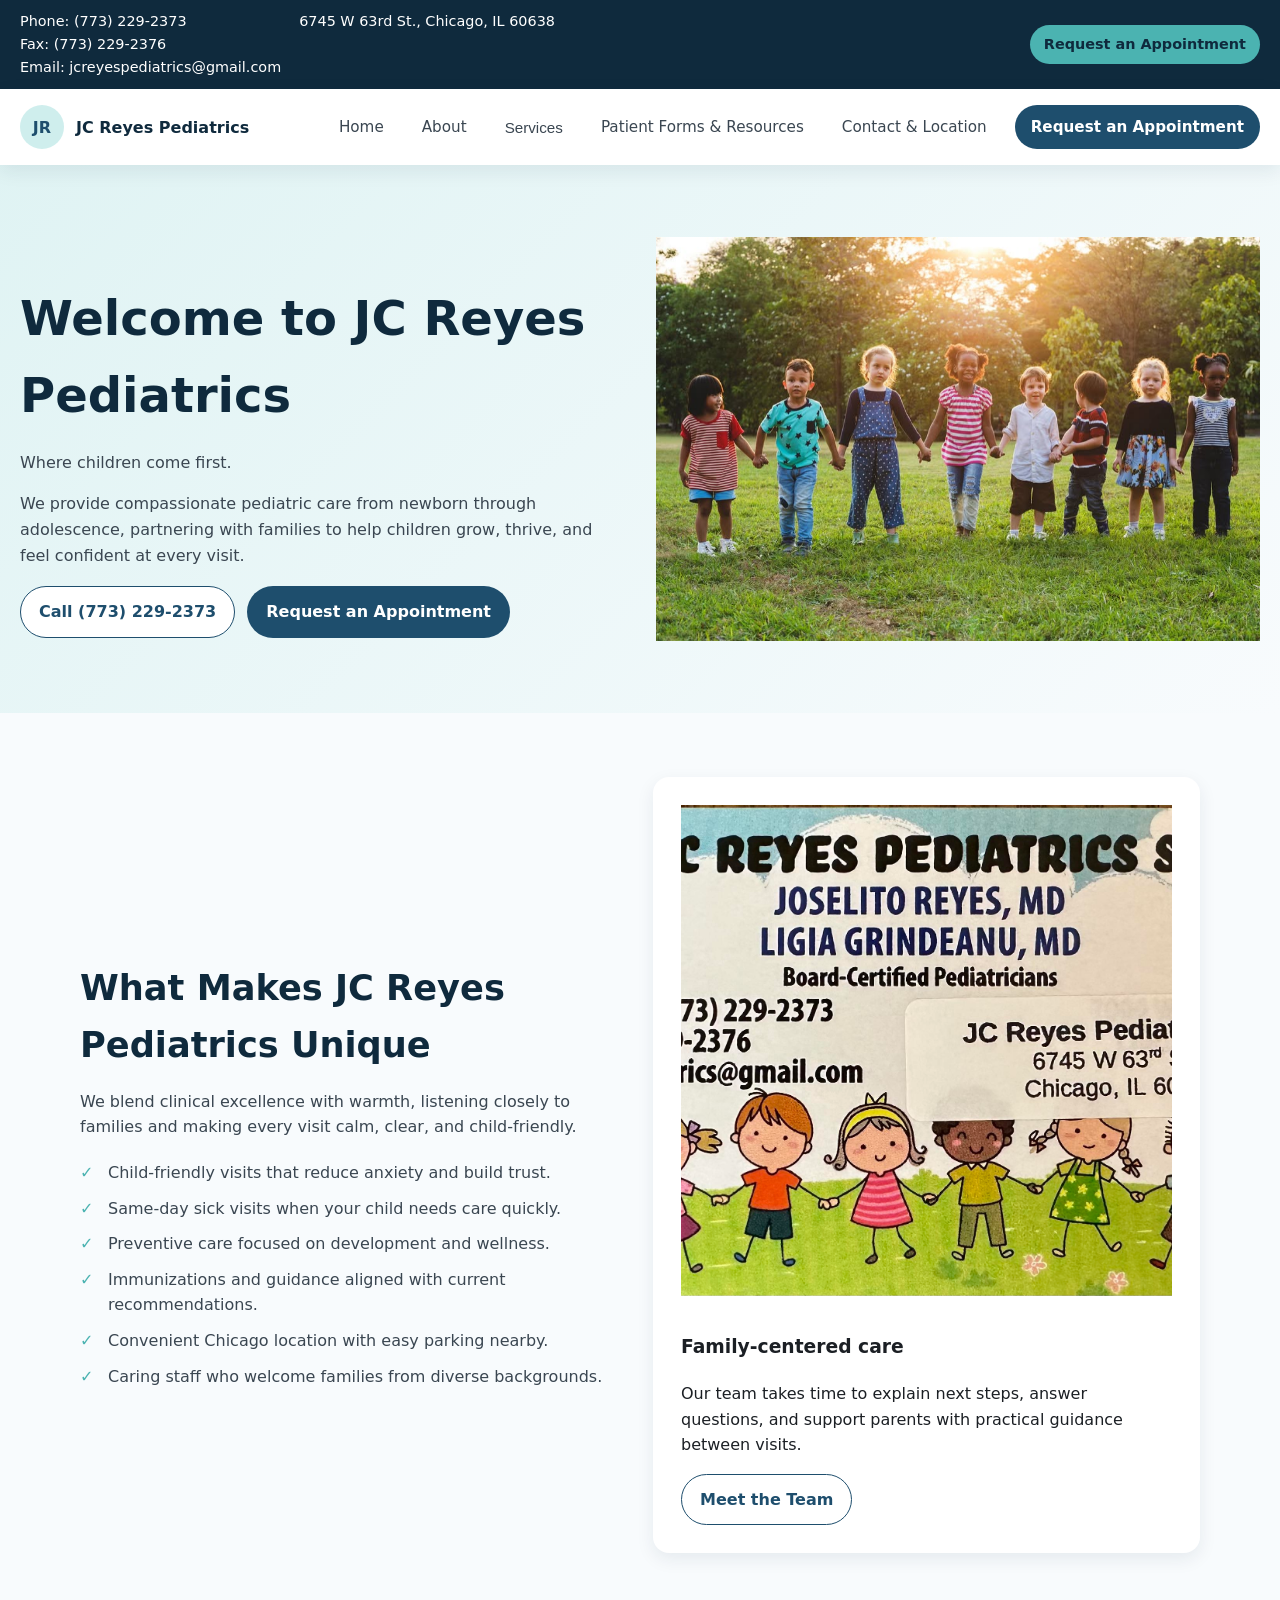
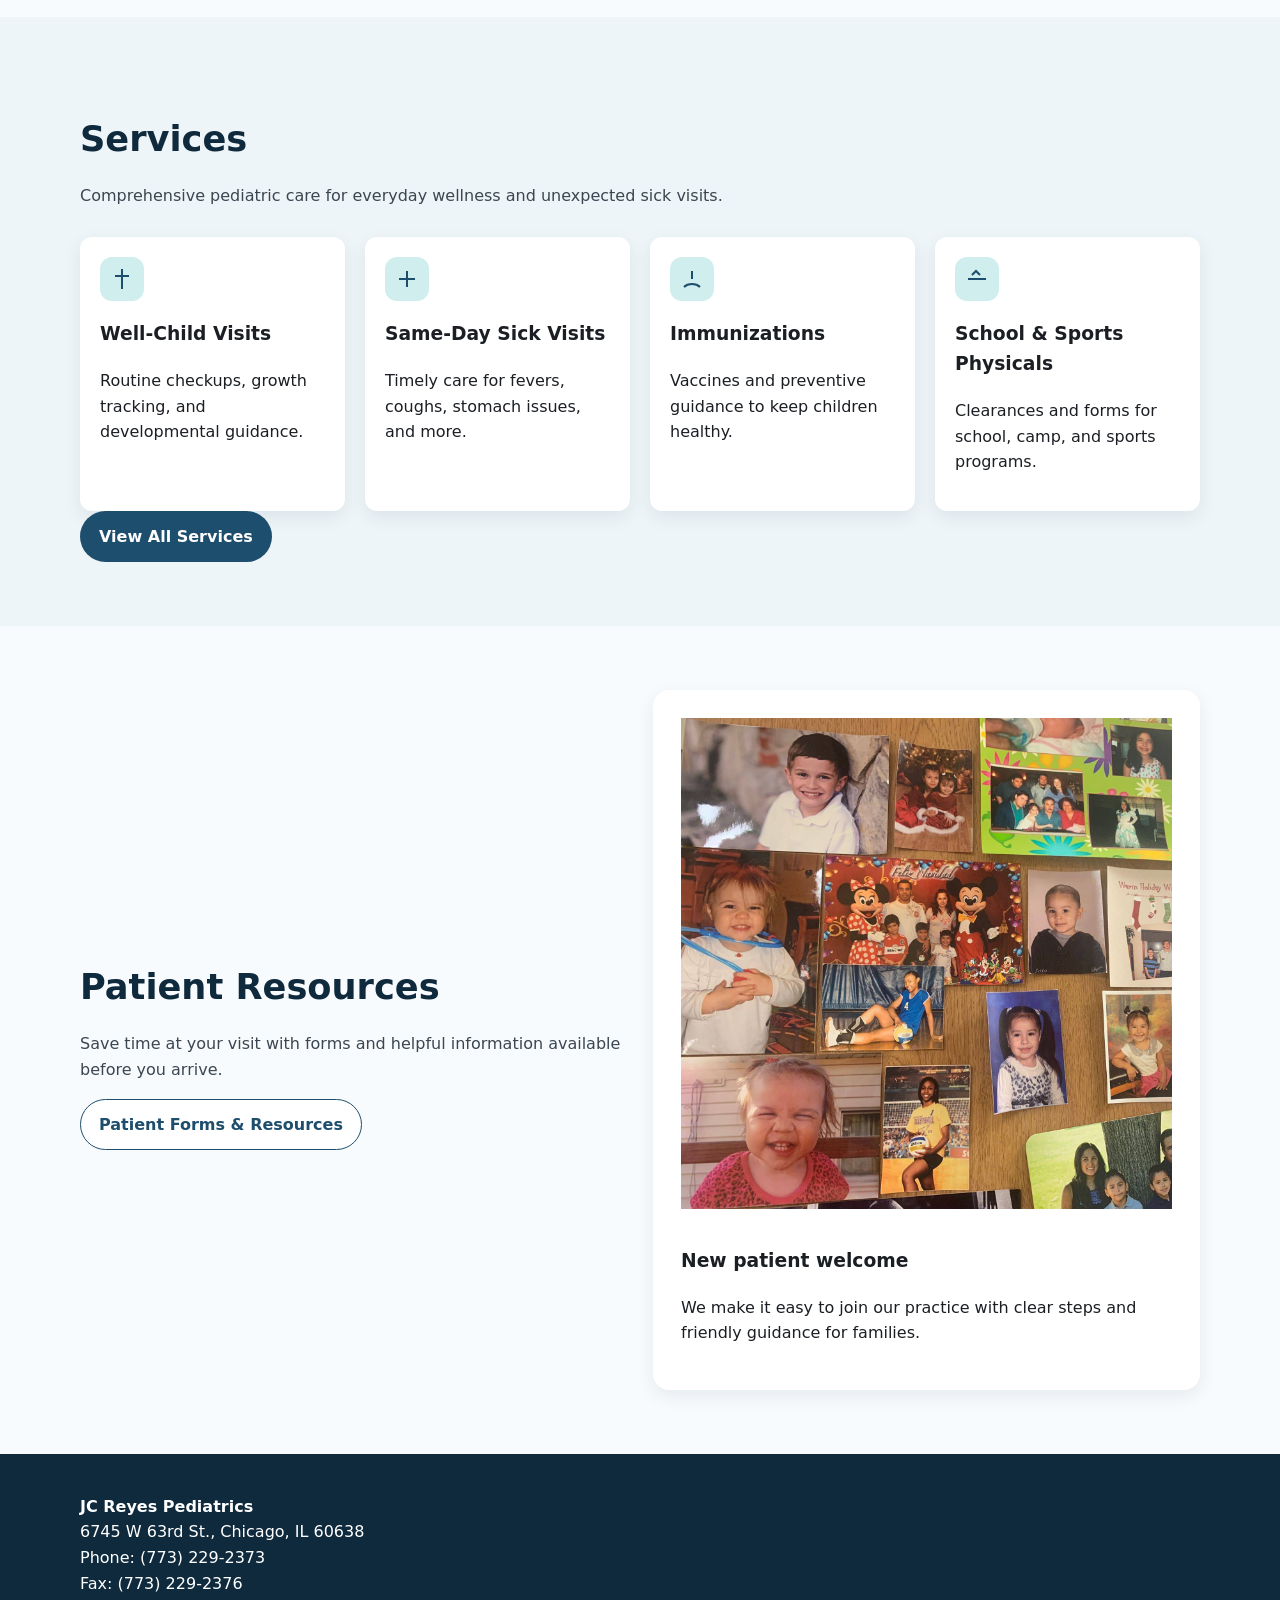
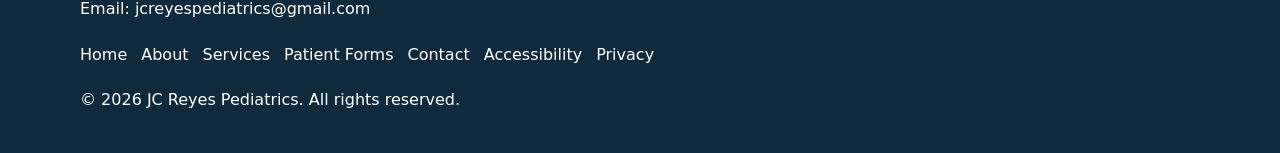
<file: index.html>
<!DOCTYPE html>
<html lang="en">
<head>
  <meta charset="UTF-8" />
  <meta name="viewport" content="width=device-width, initial-scale=1" />
  <title>JC Reyes Pediatrics | Chicago Pediatric Clinic</title>
  <meta name="description" content="JC Reyes Pediatrics provides compassionate, family-centered pediatric care in Chicago, IL. Newborn through adolescence care, same-day sick visits, and preventive services." />
  <meta property="og:title" content="JC Reyes Pediatrics" />
  <meta property="og:description" content="Warm, professional pediatric care for families in Chicago." />
  <meta property="og:image" content="assets/images/hero.jpg" />
  <meta property="og:type" content="website" />
  <meta property="og:url" content="https://www.jcreyespediatrics.com" />
  <link rel="icon" href="assets/images/favicon.png" />
  <link rel="stylesheet" href="assets/css/styles.css" />
  <script type="application/ld+json">
    {
      "@context": "https://schema.org",
      "@type": "MedicalBusiness",
      "name": "JC Reyes Pediatrics",
      "url": "https://www.jcreyespediatrics.com",
      "telephone": "+1-773-229-2373",
      "address": {
        "@type": "PostalAddress",
        "streetAddress": "6745 W 63rd St.",
        "addressLocality": "Chicago",
        "addressRegion": "IL",
        "postalCode": "60638"
      }
    }
  </script>
</head>
<body>
  <a class="skip-link" href="#main">Skip to main content</a>

  <div class="top-bar">
    <div class="container">
      <div class="contact-info">
        <span>Phone: <a href="tel:+17732292373">(773) 229-2373</a><br />
        Fax: (773) 229-2376<br />
        Email: <a href="mailto:jcreyespediatrics@gmail.com">jcreyespediatrics@gmail.com</a></span>
        <span>6745 W 63rd St., Chicago, IL 60638</span>
      </div>
      <a class="cta-btn" href="request-appointment.html">Request an Appointment</a>
    </div>
  </div>

  <header class="site-header">
    <div class="container">
      <a class="brand" href="index.html">
        <span class="brand-mark">JR</span>
        <span>JC Reyes Pediatrics</span>
      </a>
      <button class="nav-toggle" aria-label="Toggle navigation" aria-expanded="false">
        <span></span>
        <span></span>
        <span></span>
      </button>
      <nav class="nav-links" aria-label="Primary">
        <a href="index.html">Home</a>
        <a href="about.html">About</a>
        <div class="dropdown">
          <button class="dropdown-toggle" aria-expanded="false">Services</button>
          <div class="dropdown-menu" role="menu">
            <a href="services/index.html">Services Overview</a>
            <a href="services/well-child-visits.html">Well-Child Visits</a>
            <a href="services/same-day-sick-visits.html">Same-Day Sick Visits</a>
            <a href="services/immunizations.html">Immunizations</a>
            <a href="services/school-sports-physicals.html">School &amp; Sports Physicals</a>
          </div>
        </div>
        <a href="patient-forms.html">Patient Forms &amp; Resources</a>
        <a href="contact.html">Contact &amp; Location</a>
        <a class="primary-btn" href="request-appointment.html">Request an Appointment</a>
      </nav>
    </div>
  </header>

  <main id="main">
    <section class="hero">
      <div class="container">
        <div class="fade-in">
          <h1>Welcome to JC Reyes Pediatrics</h1>
          <p class="section-subtitle">Where children come first.</p>
          <p>We provide compassionate pediatric care from newborn through adolescence, partnering with families to help children grow, thrive, and feel confident at every visit.</p>
          <div class="hero-actions">
            <a class="btn btn-outline" href="tel:+17732292373">Call (773) 229-2373</a>
            <a class="btn btn-primary" href="request-appointment.html">Request an Appointment</a>
          </div>
        </div>
        <div class="fade-in">
          <img src="assets/images/kids-1.jpg" srcset="assets/images/kids-1.jpg 1x, assets/images/kids-1.jpg 2x" alt="Smiling child with a caregiver in a bright pediatric clinic" />
        </div>
      </div>
    </section>

    <section class="section">
      <div class="container">
        <div class="split">
          <div>
            <h2 class="section-title">What Makes JC Reyes Pediatrics Unique</h2>
            <p class="section-subtitle">We blend clinical excellence with warmth, listening closely to families and making every visit calm, clear, and child-friendly.</p>
            <ul class="list-check">
              <li>Child-friendly visits that reduce anxiety and build trust.</li>
              <li>Same-day sick visits when your child needs care quickly.</li>
              <li>Preventive care focused on development and wellness.</li>
              <li>Immunizations and guidance aligned with current recommendations.</li>
              <li>Convenient Chicago location with easy parking nearby.</li>
              <li>Caring staff who welcome families from diverse backgrounds.</li>
            </ul>
          </div>
          <div class="highlight">
            <img src="assets/images/logo_pic.jpg" srcset="assets/images/logo_pic.jpg 1x, assets/images/logo_pic.jpg 2x" alt="Front entrance of a pediatric clinic" />
            <div>
              <h3>Family-centered care</h3>
              <p>Our team takes time to explain next steps, answer questions, and support parents with practical guidance between visits.</p>
              <a class="btn btn-outline" href="about.html">Meet the Team</a>
            </div>
          </div>
        </div>
      </div>
    </section>

    <section class="section section-muted">
      <div class="container">
        <h2 class="section-title">Services</h2>
        <p class="section-subtitle">Comprehensive pediatric care for everyday wellness and unexpected sick visits.</p>
        <div class="card-grid">
          <a class="card" href="services/well-child-visits.html">
            <div class="card-icon" aria-hidden="true">
              <svg width="24" height="24" viewBox="0 0 24 24" fill="none" stroke="currentColor" stroke-width="2">
                <path d="M12 2v20" />
                <path d="M5 9h14" />
              </svg>
            </div>
            <h3>Well-Child Visits</h3>
            <p>Routine checkups, growth tracking, and developmental guidance.</p>
          </a>
          <a class="card" href="services/same-day-sick-visits.html">
            <div class="card-icon" aria-hidden="true">
              <svg width="24" height="24" viewBox="0 0 24 24" fill="none" stroke="currentColor" stroke-width="2">
                <path d="M4 12h16" />
                <path d="M12 4v16" />
              </svg>
            </div>
            <h3>Same-Day Sick Visits</h3>
            <p>Timely care for fevers, coughs, stomach issues, and more.</p>
          </a>
          <a class="card" href="services/immunizations.html">
            <div class="card-icon" aria-hidden="true">
              <svg width="24" height="24" viewBox="0 0 24 24" fill="none" stroke="currentColor" stroke-width="2">
                <path d="M4 20c4-4 12-4 16 0" />
                <path d="M12 4v8" />
              </svg>
            </div>
            <h3>Immunizations</h3>
            <p>Vaccines and preventive guidance to keep children healthy.</p>
          </a>
          <a class="card" href="services/school-sports-physicals.html">
            <div class="card-icon" aria-hidden="true">
              <svg width="24" height="24" viewBox="0 0 24 24" fill="none" stroke="currentColor" stroke-width="2">
                <path d="M3 12h18" />
                <path d="M7 8l4-4 4 4" />
              </svg>
            </div>
            <h3>School &amp; Sports Physicals</h3>
            <p>Clearances and forms for school, camp, and sports programs.</p>
          </a>
        </div>
        <a class="btn btn-primary" href="services/index.html">View All Services</a>
      </div>
    </section>

    <section class="section">
      <div class="container split">
        <div>
          <h2 class="section-title">Patient Resources</h2>
          <p class="section-subtitle">Save time at your visit with forms and helpful information available before you arrive.</p>
          <a class="btn btn-outline" href="patient-forms.html">Patient Forms &amp; Resources</a>
        </div>
        <div class="highlight">
          <img src="assets/images/kids-2.jpg" srcset="assets/images/kids-2.jpg 1x, assets/images/kids-1.jpg 2x" alt="Two children smiling together in a waiting area" />
          <div>
            <h3>New patient welcome</h3>
            <p>We make it easy to join our practice with clear steps and friendly guidance for families.</p>
          </div>
        </div>
      </div>
    </section>
  </main>

  <footer class="footer">
    <div class="container">
      <div>
        <strong>JC Reyes Pediatrics</strong><br />
        6745 W 63rd St., Chicago, IL 60638<br />
        Phone: <a href="tel:+17732292373">(773) 229-2373</a><br />
        Fax: (773) 229-2376<br />
        Email: <a href="mailto:jcreyespediatrics@gmail.com">jcreyespediatrics@gmail.com</a>
      </div>
      <nav aria-label="Footer">
        <a href="index.html">Home</a>
        <a href="about.html">About</a>
        <a href="services/index.html">Services</a>
        <a href="patient-forms.html">Patient Forms</a>
        <a href="contact.html">Contact</a>
        <a href="accessibility.html">Accessibility</a>
        <a href="privacy.html">Privacy</a>
      </nav>
      <div>© 2026 JC Reyes Pediatrics. All rights reserved.</div>
    </div>
  </footer>

  <script src="assets/js/main.js"></script>
</body>
</html>
</file>
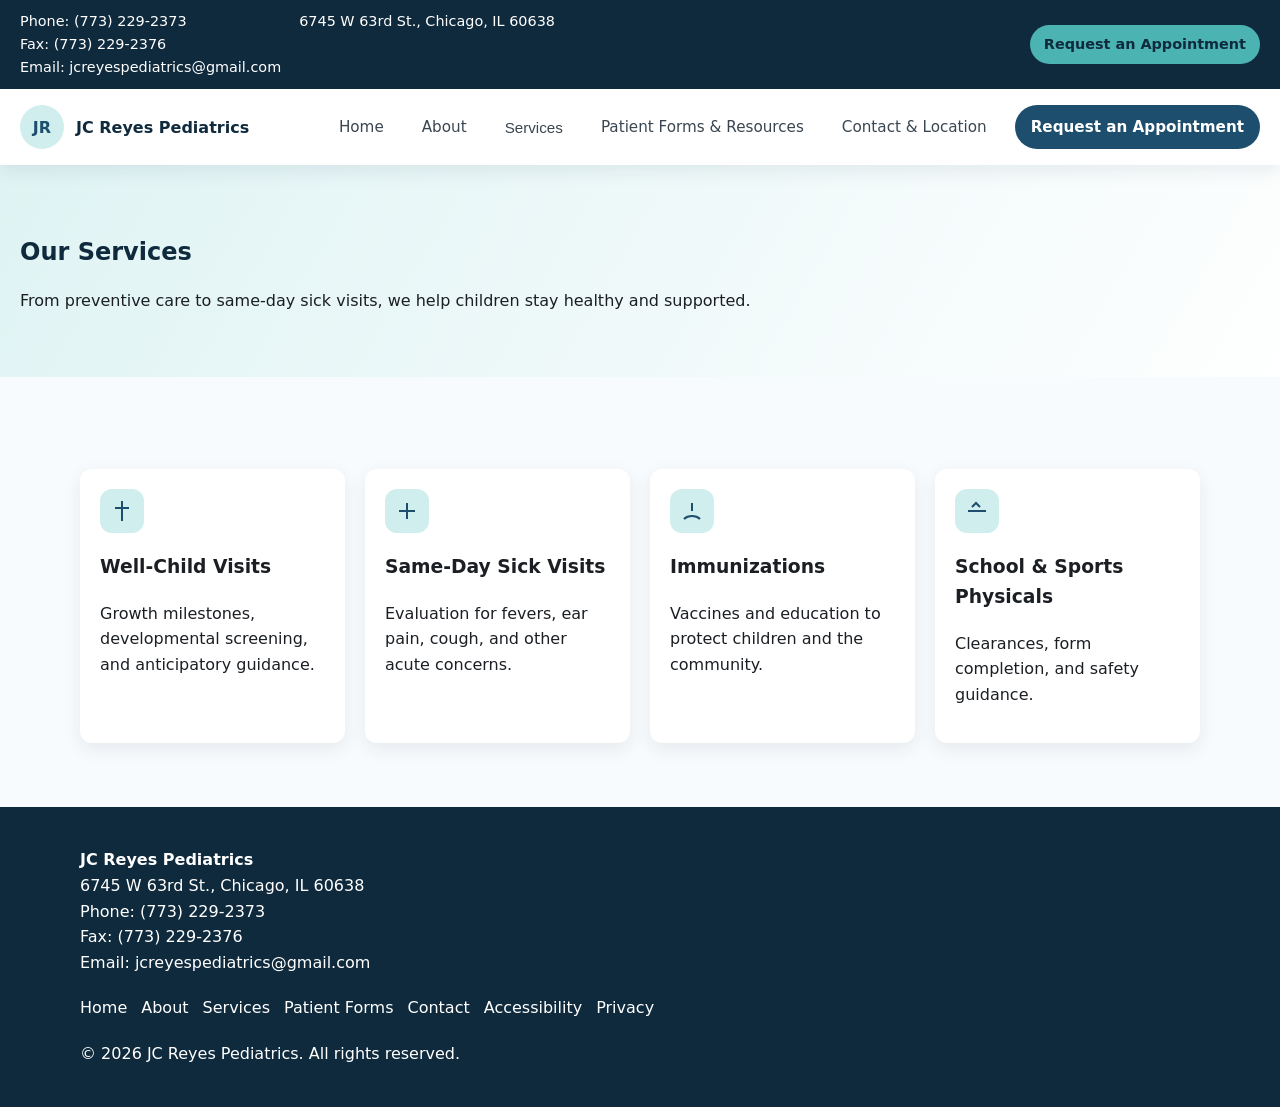
<file: services/index.html>
<!DOCTYPE html>
<html lang="en">
<head>
  <meta charset="UTF-8" />
  <meta name="viewport" content="width=device-width, initial-scale=1" />
  <title>Services | JC Reyes Pediatrics</title>
  <meta name="description" content="Explore pediatric services at JC Reyes Pediatrics including well-child visits, same-day sick visits, immunizations, and school physicals." />
  <meta property="og:title" content="Pediatric Services" />
  <meta property="og:description" content="Comprehensive pediatric services for Chicago families." />
  <meta property="og:image" content="../assets/images/kids-2.jpg" />
  <meta property="og:type" content="website" />
  <meta property="og:url" content="https://www.jcreyespediatrics.com/services" />
  <link rel="icon" href="../assets/images/favicon.png" />
  <link rel="stylesheet" href="../assets/css/styles.css" />
  <script type="application/ld+json">
    {
      "@context": "https://schema.org",
      "@type": "MedicalBusiness",
      "name": "JC Reyes Pediatrics",
      "url": "https://www.jcreyespediatrics.com",
      "telephone": "+1-773-229-2373",
      "address": {
        "@type": "PostalAddress",
        "streetAddress": "6745 W 63rd St.",
        "addressLocality": "Chicago",
        "addressRegion": "IL",
        "postalCode": "60638"
      }
    }
  </script>
</head>
<body>
  <a class="skip-link" href="#main">Skip to main content</a>

  <div class="top-bar">
    <div class="container">
      <div class="contact-info">
        <span>Phone: <a href="tel:+17732292373">(773) 229-2373</a><br />
        Fax: (773) 229-2376<br />
        Email: <a href="mailto:jcreyespediatrics@gmail.com">jcreyespediatrics@gmail.com</a></span>
        <span>6745 W 63rd St., Chicago, IL 60638</span>
      </div>
      <a class="cta-btn" href="../request-appointment.html">Request an Appointment</a>
    </div>
  </div>

  <header class="site-header">
    <div class="container">
      <a class="brand" href="../index.html">
        <span class="brand-mark">JR</span>
        <span>JC Reyes Pediatrics</span>
      </a>
      <button class="nav-toggle" aria-label="Toggle navigation" aria-expanded="false">
        <span></span>
        <span></span>
        <span></span>
      </button>
      <nav class="nav-links" aria-label="Primary">
        <a href="../index.html">Home</a>
        <a href="../about.html">About</a>
        <div class="dropdown">
          <button class="dropdown-toggle" aria-expanded="false">Services</button>
          <div class="dropdown-menu" role="menu">
            <a href="index.html">Services Overview</a>
            <a href="well-child-visits.html">Well-Child Visits</a>
            <a href="same-day-sick-visits.html">Same-Day Sick Visits</a>
            <a href="immunizations.html">Immunizations</a>
            <a href="school-sports-physicals.html">School &amp; Sports Physicals</a>
          </div>
        </div>
        <a href="../patient-forms.html">Patient Forms &amp; Resources</a>
        <a href="../contact.html">Contact &amp; Location</a>
        <a class="primary-btn" href="../request-appointment.html">Request an Appointment</a>
      </nav>
    </div>
  </header>

  <main id="main">
    <section class="page-hero">
      <div class="container">
        <h1>Our Services</h1>
        <p>From preventive care to same-day sick visits, we help children stay healthy and supported.</p>
      </div>
    </section>

    <section class="section">
      <div class="container">
        <div class="card-grid">
          <a class="card" href="well-child-visits.html">
            <div class="card-icon" aria-hidden="true">
              <svg width="24" height="24" viewBox="0 0 24 24" fill="none" stroke="currentColor" stroke-width="2">
                <path d="M12 2v20" />
                <path d="M5 9h14" />
              </svg>
            </div>
            <h3>Well-Child Visits</h3>
            <p>Growth milestones, developmental screening, and anticipatory guidance.</p>
          </a>
          <a class="card" href="same-day-sick-visits.html">
            <div class="card-icon" aria-hidden="true">
              <svg width="24" height="24" viewBox="0 0 24 24" fill="none" stroke="currentColor" stroke-width="2">
                <path d="M4 12h16" />
                <path d="M12 4v16" />
              </svg>
            </div>
            <h3>Same-Day Sick Visits</h3>
            <p>Evaluation for fevers, ear pain, cough, and other acute concerns.</p>
          </a>
          <a class="card" href="immunizations.html">
            <div class="card-icon" aria-hidden="true">
              <svg width="24" height="24" viewBox="0 0 24 24" fill="none" stroke="currentColor" stroke-width="2">
                <path d="M4 20c4-4 12-4 16 0" />
                <path d="M12 4v8" />
              </svg>
            </div>
            <h3>Immunizations</h3>
            <p>Vaccines and education to protect children and the community.</p>
          </a>
          <a class="card" href="school-sports-physicals.html">
            <div class="card-icon" aria-hidden="true">
              <svg width="24" height="24" viewBox="0 0 24 24" fill="none" stroke="currentColor" stroke-width="2">
                <path d="M3 12h18" />
                <path d="M7 8l4-4 4 4" />
              </svg>
            </div>
            <h3>School &amp; Sports Physicals</h3>
            <p>Clearances, form completion, and safety guidance.</p>
          </a>
        </div>
      </div>
    </section>
  </main>

  <footer class="footer">
    <div class="container">
      <div>
        <strong>JC Reyes Pediatrics</strong><br />
        6745 W 63rd St., Chicago, IL 60638<br />
        Phone: <a href="tel:+17732292373">(773) 229-2373</a><br />
        Fax: (773) 229-2376<br />
        Email: <a href="mailto:jcreyespediatrics@gmail.com">jcreyespediatrics@gmail.com</a>
      </div>
      <nav aria-label="Footer">
        <a href="../index.html">Home</a>
        <a href="../about.html">About</a>
        <a href="index.html">Services</a>
        <a href="../patient-forms.html">Patient Forms</a>
        <a href="../contact.html">Contact</a>
        <a href="../accessibility.html">Accessibility</a>
        <a href="../privacy.html">Privacy</a>
      </nav>
      <div>© 2026 JC Reyes Pediatrics. All rights reserved.</div>
    </div>
  </footer>

  <script src="../assets/js/main.js"></script>
</body>
</html>
</file>
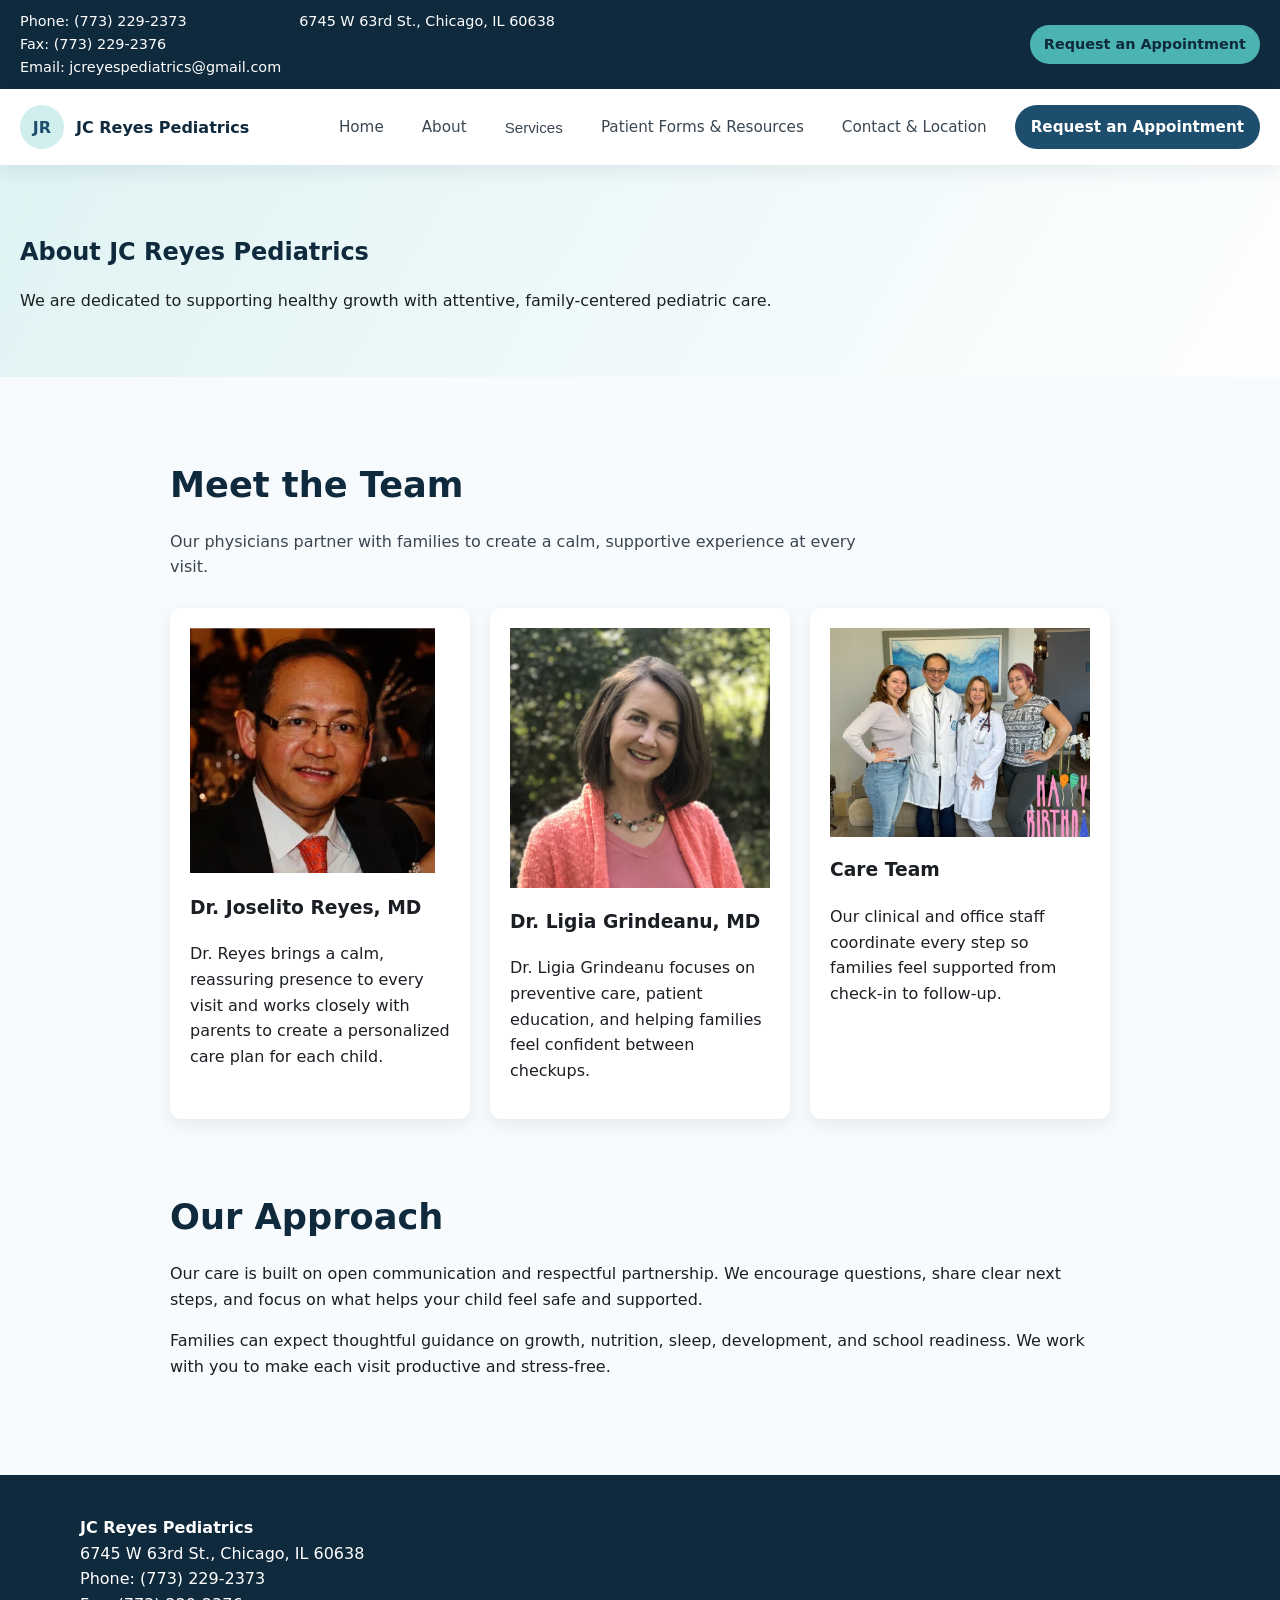
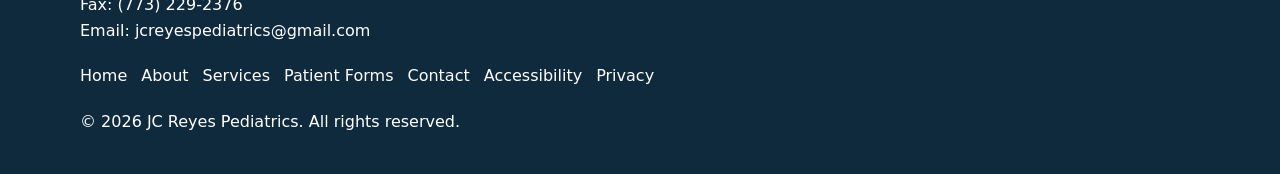
<file: about.html>
<!DOCTYPE html>
<html lang="en">
<head>
  <meta charset="UTF-8" />
  <meta name="viewport" content="width=device-width, initial-scale=1" />
  <title>About | JC Reyes Pediatrics</title>
  <meta name="description" content="Meet the JC Reyes Pediatrics team and learn about our family-centered approach to pediatric care in Chicago." />
  <meta property="og:title" content="About JC Reyes Pediatrics" />
  <meta property="og:description" content="Meet the pediatric team focused on compassionate, child-centered care." />
  <meta property="og:image" content="assets/images/team.jpg" />
  <meta property="og:type" content="website" />
  <meta property="og:url" content="https://www.jcreyespediatrics.com/about" />
  <link rel="icon" href="assets/images/favicon.png" />
  <link rel="stylesheet" href="assets/css/styles.css" />
  <script type="application/ld+json">
    {
      "@context": "https://schema.org",
      "@type": "MedicalBusiness",
      "name": "JC Reyes Pediatrics",
      "url": "https://www.jcreyespediatrics.com",
      "telephone": "+1-773-229-2373",
      "address": {
        "@type": "PostalAddress",
        "streetAddress": "6745 W 63rd St.",
        "addressLocality": "Chicago",
        "addressRegion": "IL",
        "postalCode": "60638"
      }
    }
  </script>
</head>
<body>
  <a class="skip-link" href="#main">Skip to main content</a>

  <div class="top-bar">
    <div class="container">
      <div class="contact-info">
        <span>Phone: <a href="tel:+17732292373">(773) 229-2373</a><br />
        Fax: (773) 229-2376<br />
        Email: <a href="mailto:jcreyespediatrics@gmail.com">jcreyespediatrics@gmail.com</a></span>
        <span>6745 W 63rd St., Chicago, IL 60638</span>
      </div>
      <a class="cta-btn" href="request-appointment.html">Request an Appointment</a>
    </div>
  </div>

  <header class="site-header">
    <div class="container">
      <a class="brand" href="index.html">
        <span class="brand-mark">JR</span>
        <span>JC Reyes Pediatrics</span>
      </a>
      <button class="nav-toggle" aria-label="Toggle navigation" aria-expanded="false">
        <span></span>
        <span></span>
        <span></span>
      </button>
      <nav class="nav-links" aria-label="Primary">
        <a href="index.html">Home</a>
        <a href="about.html">About</a>
        <div class="dropdown">
          <button class="dropdown-toggle" aria-expanded="false">Services</button>
          <div class="dropdown-menu" role="menu">
            <a href="services/index.html">Services Overview</a>
            <a href="services/well-child-visits.html">Well-Child Visits</a>
            <a href="services/same-day-sick-visits.html">Same-Day Sick Visits</a>
            <a href="services/immunizations.html">Immunizations</a>
            <a href="services/school-sports-physicals.html">School &amp; Sports Physicals</a>
          </div>
        </div>
        <a href="patient-forms.html">Patient Forms &amp; Resources</a>
        <a href="contact.html">Contact &amp; Location</a>
        <a class="primary-btn" href="request-appointment.html">Request an Appointment</a>
      </nav>
    </div>
  </header>

  <main id="main">
    <section class="page-hero">
      <div class="container">
        <h1>About JC Reyes Pediatrics</h1>
        <p>We are dedicated to supporting healthy growth with attentive, family-centered pediatric care.</p>
      </div>
    </section>

    <section class="page-content">
      <div class="container">
        <h2 class="section-title">Meet the Team</h2>
        <p class="section-subtitle">Our physicians partner with families to create a calm, supportive experience at every visit.</p>

        <div class="card-grid">
          <article class="card">
            <img src="assets/images/JCReyes.jpeg" alt="Dr. Joselito Reyes" />
            <h3>Dr. Joselito Reyes, MD</h3>
            <p>Dr. Reyes brings a calm, reassuring presence to every visit and works closely with parents to create a personalized care plan for each child.</p>
          </article>
          <article class="card">
            <img src="assets/images/Ligia.jpeg" alt="Dr. Ligia Grindeanu, MD" />
            <h3>Dr. Ligia Grindeanu, MD</h3>
            <p>Dr. Ligia Grindeanu focuses on preventive care, patient education, and helping families feel confident between checkups.</p>
          </article>
          <article class="card">
            <img src="assets/images/team.jpg" alt="JC Reyes Pediatrics care team" />
            <h3>Care Team</h3>
            <p>Our clinical and office staff coordinate every step so families feel supported from check-in to follow-up.</p>
          </article>
        </div>

        <div class="section" style="padding: 40px 0 0;">
          <h2 class="section-title">Our Approach</h2>
          <p>Our care is built on open communication and respectful partnership. We encourage questions, share clear next steps, and focus on what helps your child feel safe and supported.</p>
          <p>Families can expect thoughtful guidance on growth, nutrition, sleep, development, and school readiness. We work with you to make each visit productive and stress-free.</p>
        </div>
      </div>
    </section>
  </main>

  <footer class="footer">
    <div class="container">
      <div>
        <strong>JC Reyes Pediatrics</strong><br />
        6745 W 63rd St., Chicago, IL 60638<br />
        Phone: <a href="tel:+17732292373">(773) 229-2373</a><br />
        Fax: (773) 229-2376<br />
        Email: <a href="mailto:jcreyespediatrics@gmail.com">jcreyespediatrics@gmail.com</a>
      </div>
      <nav aria-label="Footer">
        <a href="index.html">Home</a>
        <a href="about.html">About</a>
        <a href="services/index.html">Services</a>
        <a href="patient-forms.html">Patient Forms</a>
        <a href="contact.html">Contact</a>
        <a href="accessibility.html">Accessibility</a>
        <a href="privacy.html">Privacy</a>
      </nav>
      <div>© 2026 JC Reyes Pediatrics. All rights reserved.</div>
    </div>
  </footer>

  <script src="assets/js/main.js"></script>
</body>
</html>
</file>
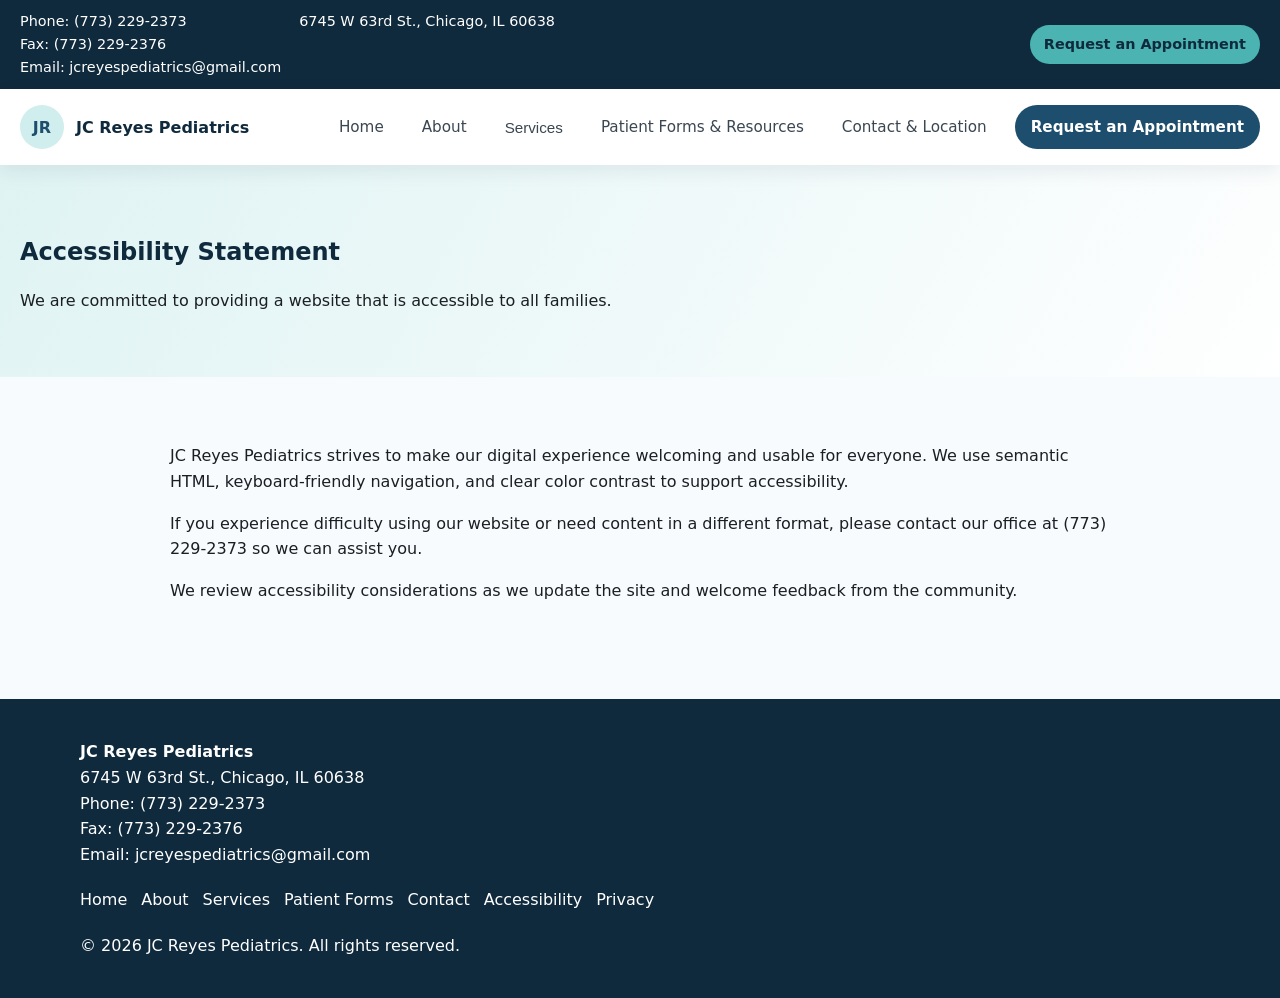
<file: accessibility.html>
<!DOCTYPE html>
<html lang="en">
<head>
  <meta charset="UTF-8" />
  <meta name="viewport" content="width=device-width, initial-scale=1" />
  <title>Accessibility Statement | JC Reyes Pediatrics</title>
  <meta name="description" content="Accessibility statement for the JC Reyes Pediatrics website." />
  <meta property="og:title" content="Accessibility Statement" />
  <meta property="og:description" content="Our commitment to digital accessibility for all families." />
  <meta property="og:image" content="assets/images/clinic-front.jpg" />
  <meta property="og:type" content="website" />
  <meta property="og:url" content="https://www.jcreyespediatrics.com/accessibility" />
  <link rel="icon" href="assets/images/favicon.png" />
  <link rel="stylesheet" href="assets/css/styles.css" />
  <script type="application/ld+json">
    {
      "@context": "https://schema.org",
      "@type": "MedicalBusiness",
      "name": "JC Reyes Pediatrics",
      "url": "https://www.jcreyespediatrics.com",
      "telephone": "+1-773-229-2373",
      "address": {
        "@type": "PostalAddress",
        "streetAddress": "6745 W 63rd St.",
        "addressLocality": "Chicago",
        "addressRegion": "IL",
        "postalCode": "60638"
      }
    }
  </script>
</head>
<body>
  <a class="skip-link" href="#main">Skip to main content</a>

  <div class="top-bar">
    <div class="container">
      <div class="contact-info">
        <span>Phone: <a href="tel:+17732292373">(773) 229-2373</a><br />
        Fax: (773) 229-2376<br />
        Email: <a href="mailto:jcreyespediatrics@gmail.com">jcreyespediatrics@gmail.com</a></span>
        <span>6745 W 63rd St., Chicago, IL 60638</span>
      </div>
      <a class="cta-btn" href="request-appointment.html">Request an Appointment</a>
    </div>
  </div>

  <header class="site-header">
    <div class="container">
      <a class="brand" href="index.html">
        <span class="brand-mark">JR</span>
        <span>JC Reyes Pediatrics</span>
      </a>
      <button class="nav-toggle" aria-label="Toggle navigation" aria-expanded="false">
        <span></span>
        <span></span>
        <span></span>
      </button>
      <nav class="nav-links" aria-label="Primary">
        <a href="index.html">Home</a>
        <a href="about.html">About</a>
        <div class="dropdown">
          <button class="dropdown-toggle" aria-expanded="false">Services</button>
          <div class="dropdown-menu" role="menu">
            <a href="services/index.html">Services Overview</a>
            <a href="services/well-child-visits.html">Well-Child Visits</a>
            <a href="services/same-day-sick-visits.html">Same-Day Sick Visits</a>
            <a href="services/immunizations.html">Immunizations</a>
            <a href="services/school-sports-physicals.html">School &amp; Sports Physicals</a>
          </div>
        </div>
        <a href="patient-forms.html">Patient Forms &amp; Resources</a>
        <a href="contact.html">Contact &amp; Location</a>
        <a class="primary-btn" href="request-appointment.html">Request an Appointment</a>
      </nav>
    </div>
  </header>

  <main id="main">
    <section class="page-hero">
      <div class="container">
        <h1>Accessibility Statement</h1>
        <p>We are committed to providing a website that is accessible to all families.</p>
      </div>
    </section>

    <section class="page-content">
      <div class="container">
        <p>JC Reyes Pediatrics strives to make our digital experience welcoming and usable for everyone. We use semantic HTML, keyboard-friendly navigation, and clear color contrast to support accessibility.</p>
        <p>If you experience difficulty using our website or need content in a different format, please contact our office at <a href="tel:+17732292373">(773) 229-2373</a> so we can assist you.</p>
        <p>We review accessibility considerations as we update the site and welcome feedback from the community.</p>
      </div>
    </section>
  </main>

  <footer class="footer">
    <div class="container">
      <div>
        <strong>JC Reyes Pediatrics</strong><br />
        6745 W 63rd St., Chicago, IL 60638<br />
        Phone: <a href="tel:+17732292373">(773) 229-2373</a><br />
        Fax: (773) 229-2376<br />
        Email: <a href="mailto:jcreyespediatrics@gmail.com">jcreyespediatrics@gmail.com</a>
      </div>
      <nav aria-label="Footer">
        <a href="index.html">Home</a>
        <a href="about.html">About</a>
        <a href="services/index.html">Services</a>
        <a href="patient-forms.html">Patient Forms</a>
        <a href="contact.html">Contact</a>
        <a href="accessibility.html">Accessibility</a>
        <a href="privacy.html">Privacy</a>
      </nav>
      <div>© 2026 JC Reyes Pediatrics. All rights reserved.</div>
    </div>
  </footer>

  <script src="assets/js/main.js"></script>
</body>
</html>
</file>
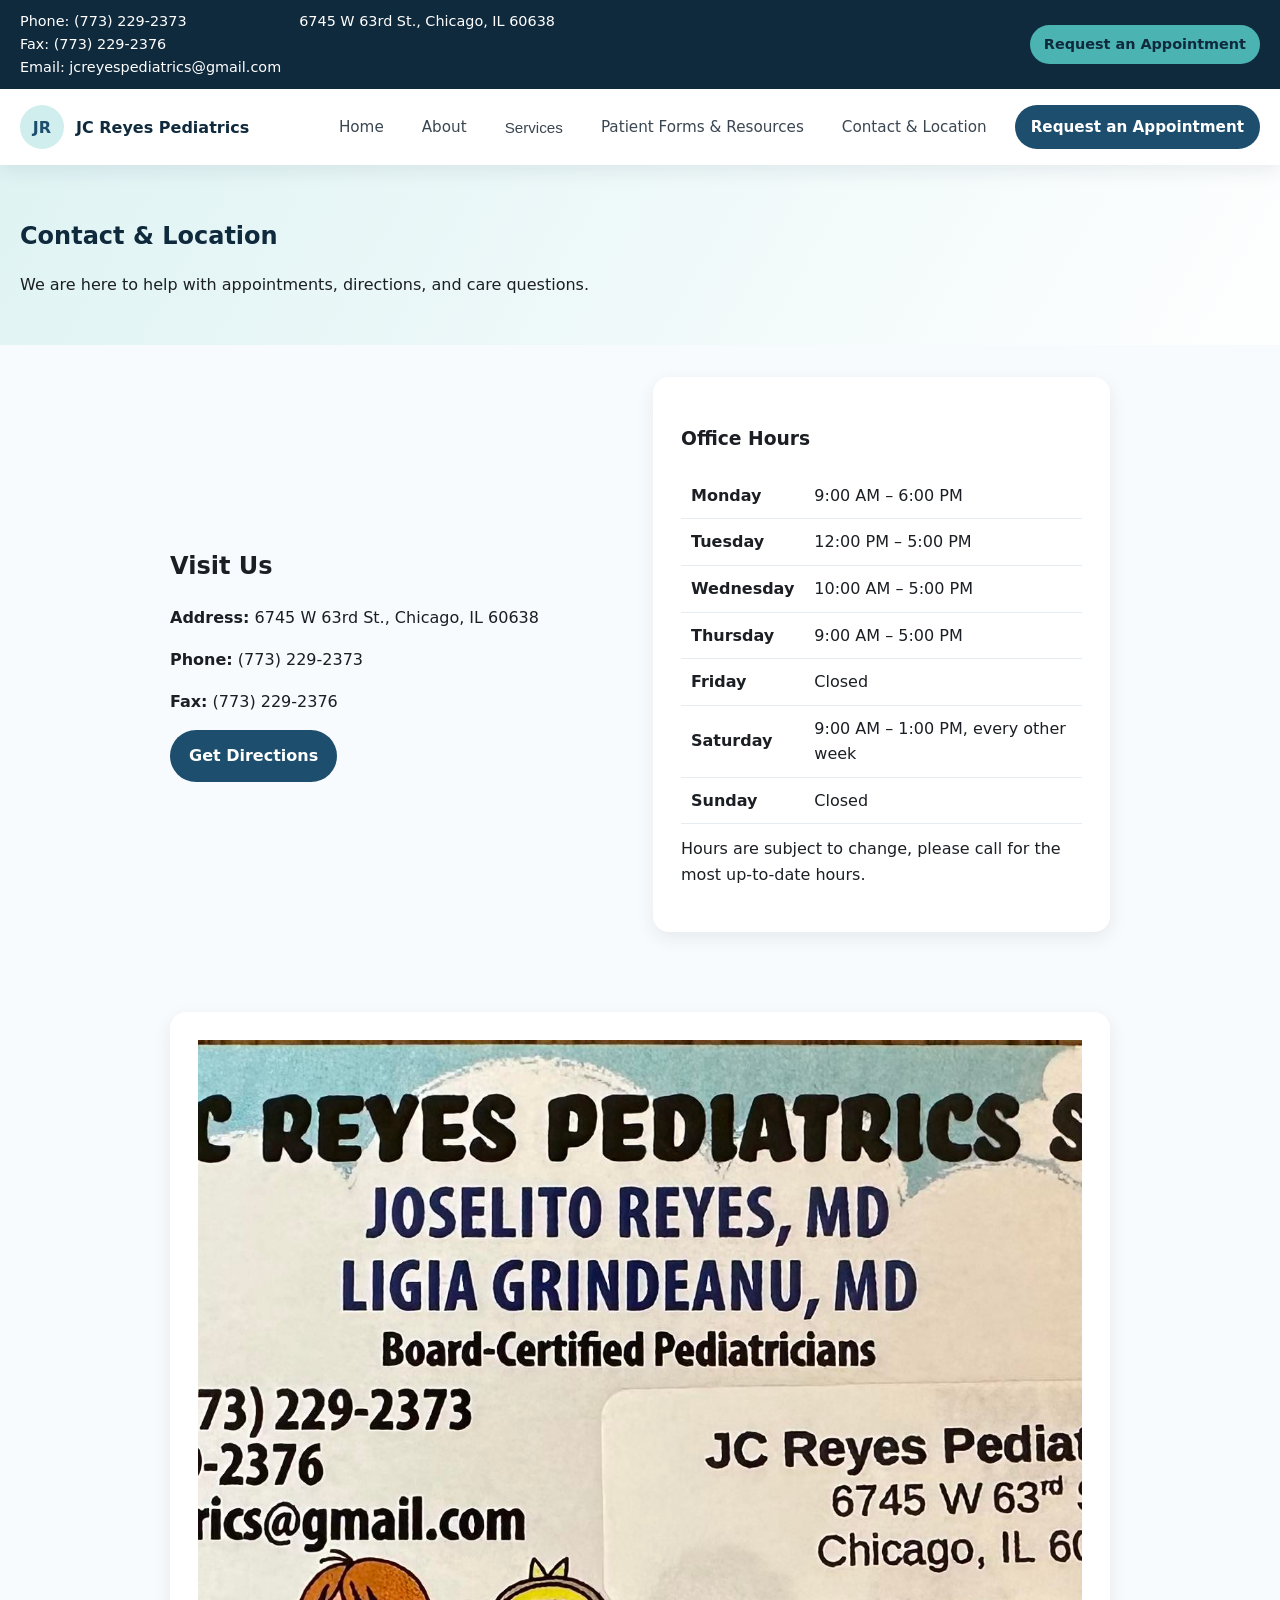
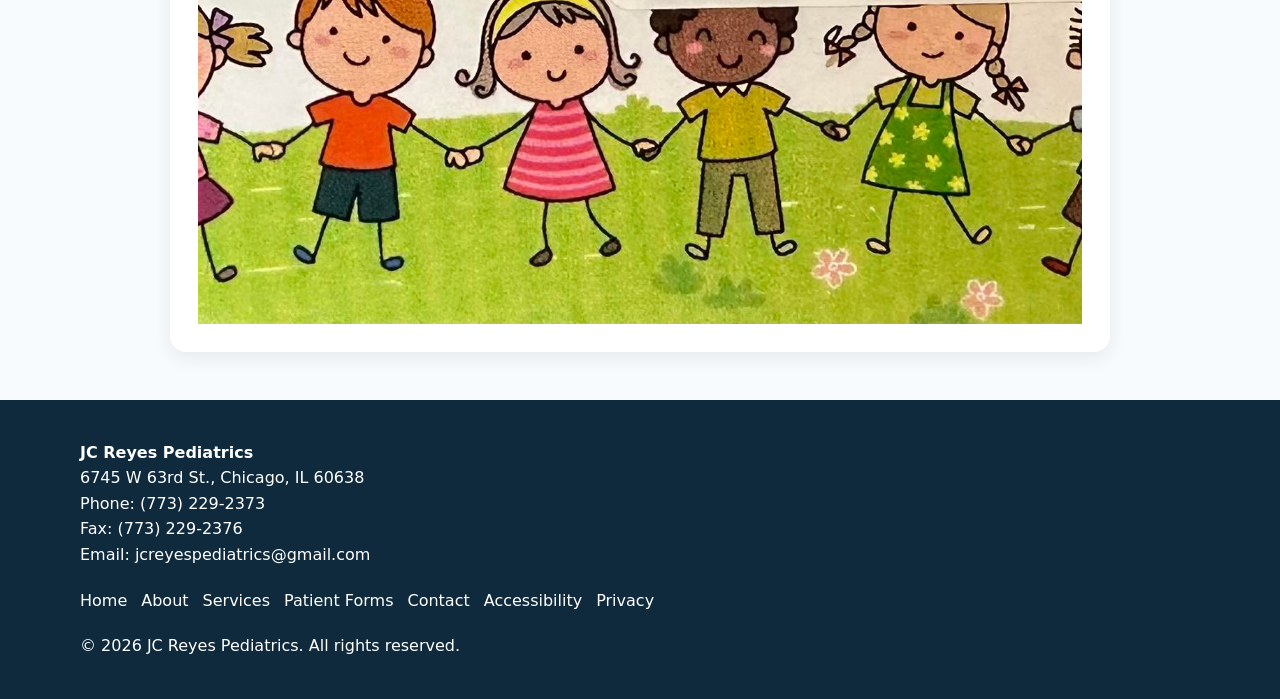
<file: contact.html>
<!DOCTYPE html>
<html lang="en">
<head>
  <meta charset="UTF-8" />
  <meta name="viewport" content="width=device-width, initial-scale=1" />
  <title>Contact &amp; Location | JC Reyes Pediatrics</title>
  <meta name="description" content="Contact JC Reyes Pediatrics in Chicago for appointments, directions, and office hours." />
  <meta property="og:title" content="Contact JC Reyes Pediatrics" />
  <meta property="og:description" content="Find our location, hours, and contact details." />
  <meta property="og:image" content="assets/images/clinic-front.jpg" />
  <meta property="og:type" content="website" />
  <meta property="og:url" content="https://www.jcreyespediatrics.com/contact" />
  <link rel="icon" href="assets/images/favicon.png" />
  <link rel="stylesheet" href="assets/css/styles.css" />
  <script type="application/ld+json">
    {
      "@context": "https://schema.org",
      "@type": "MedicalBusiness",
      "name": "JC Reyes Pediatrics",
      "url": "https://www.jcreyespediatrics.com",
      "telephone": "+1-773-229-2373",
      "address": {
        "@type": "PostalAddress",
        "streetAddress": "6745 W 63rd St.",
        "addressLocality": "Chicago",
        "addressRegion": "IL",
        "postalCode": "60638"
      }
    }
  </script>
</head>
<body>
  <a class="skip-link" href="#main">Skip to main content</a>

  <div class="top-bar">
    <div class="container">
      <div class="contact-info">
        <span>Phone: <a href="tel:+17732292373">(773) 229-2373</a><br />
        Fax: (773) 229-2376<br />
        Email: <a href="mailto:jcreyespediatrics@gmail.com">jcreyespediatrics@gmail.com</a></span>
        <span>6745 W 63rd St., Chicago, IL 60638</span>
      </div>
      <a class="cta-btn" href="request-appointment.html">Request an Appointment</a>
    </div>
  </div>

  <header class="site-header">
    <div class="container">
      <a class="brand" href="index.html">
        <span class="brand-mark">JR</span>
        <span>JC Reyes Pediatrics</span>
      </a>
      <button class="nav-toggle" aria-label="Toggle navigation" aria-expanded="false">
        <span></span>
        <span></span>
        <span></span>
      </button>
      <nav class="nav-links" aria-label="Primary">
        <a href="index.html">Home</a>
        <a href="about.html">About</a>
        <div class="dropdown">
          <button class="dropdown-toggle" aria-expanded="false">Services</button>
          <div class="dropdown-menu" role="menu">
            <a href="services/index.html">Services Overview</a>
            <a href="services/well-child-visits.html">Well-Child Visits</a>
            <a href="services/same-day-sick-visits.html">Same-Day Sick Visits</a>
            <a href="services/immunizations.html">Immunizations</a>
            <a href="services/school-sports-physicals.html">School &amp; Sports Physicals</a>
          </div>
        </div>
        <a href="patient-forms.html">Patient Forms &amp; Resources</a>
        <a href="contact.html">Contact &amp; Location</a>
        <a class="primary-btn" href="request-appointment.html">Request an Appointment</a>
      </nav>
    </div>
  </header>

  <main id="main">
    <section class="page-hero page-hero--compact">
      <div class="container">
        <h1>Contact &amp; Location</h1>
        <p>We are here to help with appointments, directions, and care questions.</p>
      </div>
    </section>

    <section class="page-content page-content--compact">
      <div class="container split">
        <div>
          <h2>Visit Us</h2>
          <p><strong>Address:</strong> 6745 W 63rd St., Chicago, IL 60638</p>
          <p><strong>Phone:</strong> <a href="tel:+17732292373">(773) 229-2373</a></p>
          <p><strong>Fax:</strong> (773) 229-2376</p>
          <a class="btn btn-primary" href="https://www.google.com/maps/search/?api=1&query=6745+W+63rd+St.,+Chicago,+IL+60638" target="_blank" rel="noopener">Get Directions</a>
        </div>
        <div class="highlight">
          <div>
            <h3>Office Hours</h3>
            <table class="table" aria-label="Office hours">
              <tr><th>Monday</th><td>9:00 AM – 6:00 PM</td></tr>
              <tr><th>Tuesday</th><td>12:00 PM – 5:00 PM</td></tr>
              <tr><th>Wednesday</th><td>10:00 AM – 5:00 PM</td></tr>
              <tr><th>Thursday</th><td>9:00 AM – 5:00 PM</td></tr>
              <tr><th>Friday</th><td>Closed</td></tr>
              <tr><th>Saturday</th><td>9:00 AM – 1:00 PM, every other week</td></tr>
              <tr><th>Sunday</th><td>Closed</td></tr>
            </table>
            <p style="margin-top: 12px;">Hours are subject to change, please call for the most up-to-date hours.</p>
          </div>
        </div>
      </div>
    </section>

    <section class="page-content page-content--compact">
      <div class="container">
        <div class="highlight">
          <img src="assets/images/logo_pic.jpg" srcset="assets/images/logo_pic.jpg 1x, assets/images/logo_pic.jpg 2x" alt="Pediatric clinic entrance with welcoming signage" />
        </div>
      </div>
    </section>
  </main>

  <footer class="footer">
    <div class="container">
      <div>
        <strong>JC Reyes Pediatrics</strong><br />
        6745 W 63rd St., Chicago, IL 60638<br />
        Phone: <a href="tel:+17732292373">(773) 229-2373</a><br />
        Fax: (773) 229-2376<br />
        Email: <a href="mailto:jcreyespediatrics@gmail.com">jcreyespediatrics@gmail.com</a>
      </div>
      <nav aria-label="Footer">
        <a href="index.html">Home</a>
        <a href="about.html">About</a>
        <a href="services/index.html">Services</a>
        <a href="patient-forms.html">Patient Forms</a>
        <a href="contact.html">Contact</a>
        <a href="accessibility.html">Accessibility</a>
        <a href="privacy.html">Privacy</a>
      </nav>
      <div>© 2026 JC Reyes Pediatrics. All rights reserved.</div>
    </div>
  </footer>

  <script src="assets/js/main.js"></script>
</body>
</html>
</file>
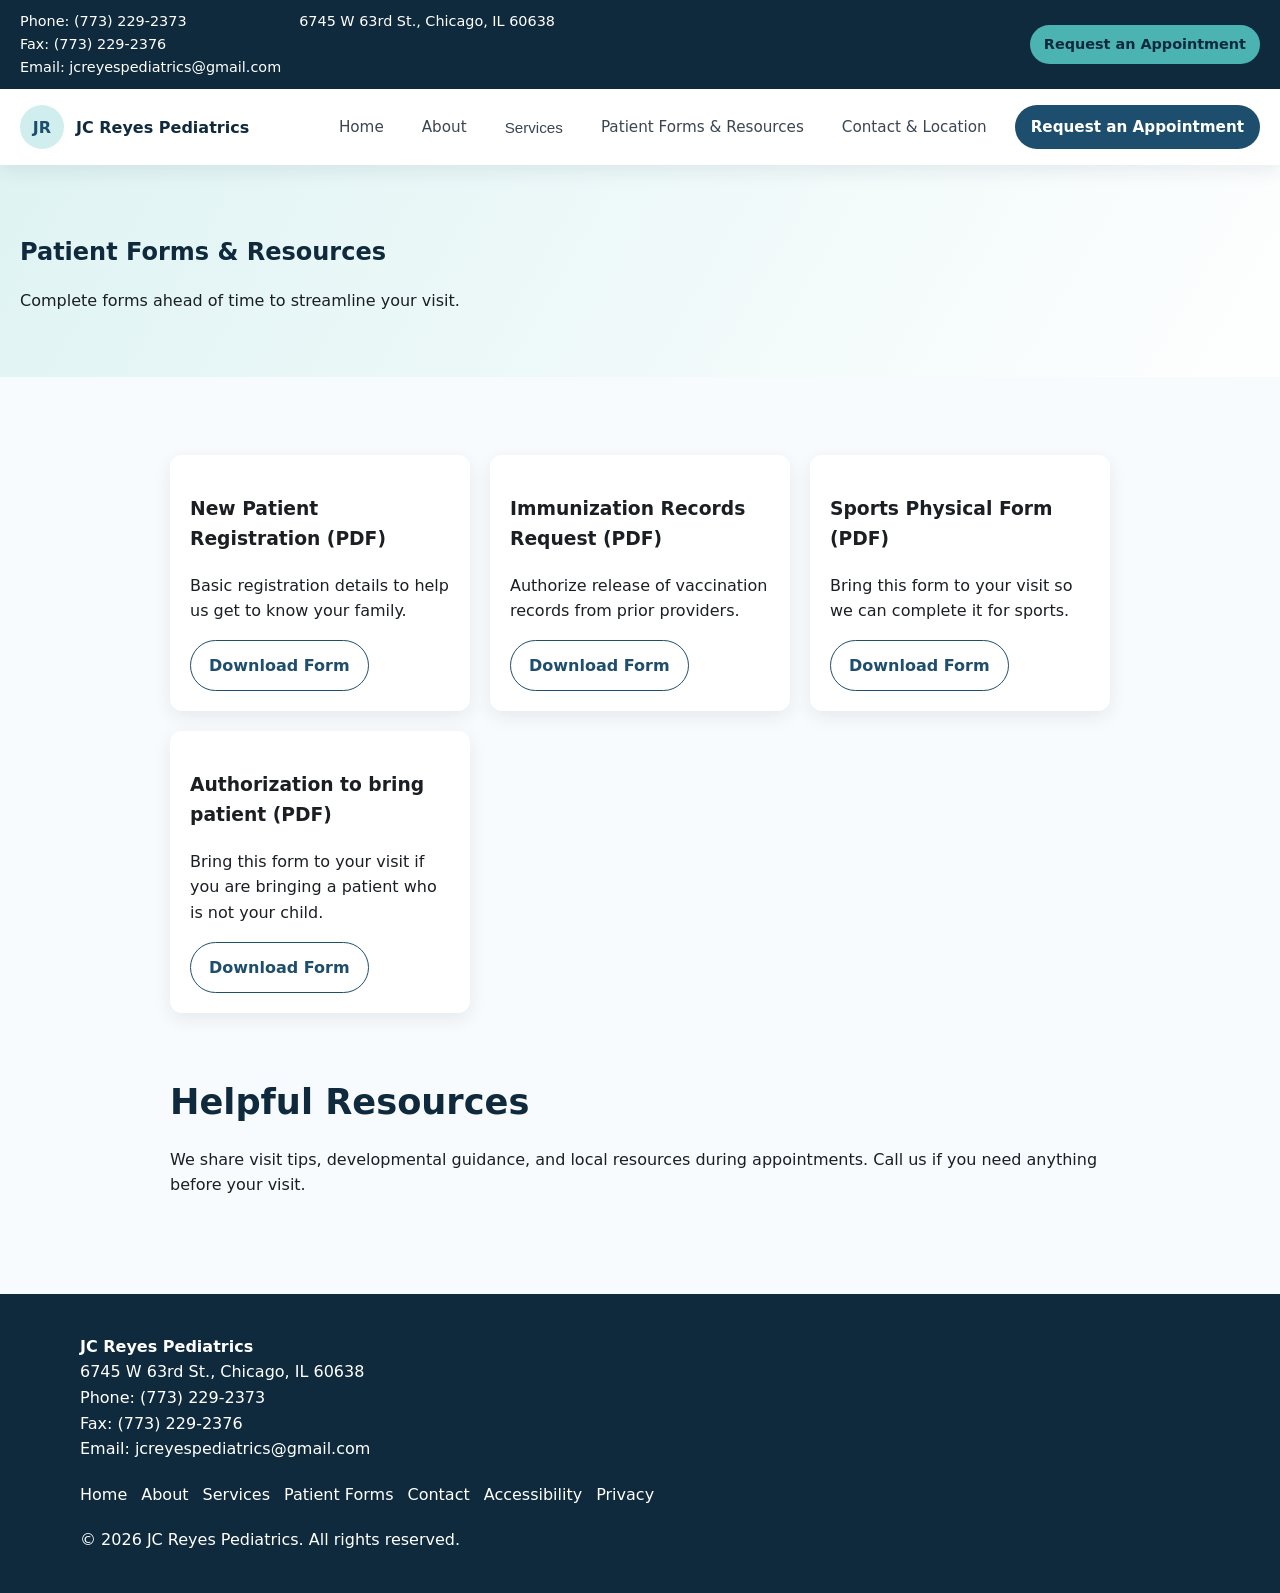
<file: patient-forms.html>
<!DOCTYPE html>
<html lang="en">
<head>
  <meta charset="UTF-8" />
  <meta name="viewport" content="width=device-width, initial-scale=1" />
  <title>Patient Forms &amp; Resources | JC Reyes Pediatrics</title>
  <meta name="description" content="Patient forms and resources for JC Reyes Pediatrics in Chicago." />
  <meta property="og:title" content="Patient Forms & Resources" />
  <meta property="og:description" content="Download new patient forms and helpful resources." />
  <meta property="og:image" content="assets/images/kids-2.jpg" />
  <meta property="og:type" content="website" />
  <meta property="og:url" content="https://www.jcreyespediatrics.com/patient-forms" />
  <link rel="icon" href="assets/images/favicon.png" />
  <link rel="stylesheet" href="assets/css/styles.css" />
  <script type="application/ld+json">
    {
      "@context": "https://schema.org",
      "@type": "MedicalBusiness",
      "name": "JC Reyes Pediatrics",
      "url": "https://www.jcreyespediatrics.com",
      "telephone": "+1-773-229-2373",
      "faxNumber": "+1-773-229-2376",
      "email": "jcreyespediatrics@gmail.com",
      "address": {
        "@type": "PostalAddress",
        "streetAddress": "6745 W 63rd St.",
        "addressLocality": "Chicago",
        "addressRegion": "IL",
        "postalCode": "60638"
      }
    }
  </script>
</head>
<body>
  <a class="skip-link" href="#main">Skip to main content</a>

  <div class="top-bar">
    <div class="container">
      <div class="contact-info">
        <span>Phone: <a href="tel:+17732292373">(773) 229-2373</a><br />
        Fax: (773) 229-2376<br />
        Email: <a href="mailto:jcreyespediatrics@gmail.com">jcreyespediatrics@gmail.com</a></span>
        <span>6745 W 63rd St., Chicago, IL 60638</span>
      </div>
      <a class="cta-btn" href="request-appointment.html">Request an Appointment</a>
    </div>
  </div>

  <header class="site-header">
    <div class="container">
      <a class="brand" href="index.html">
        <span class="brand-mark">JR</span>
        <span>JC Reyes Pediatrics</span>
      </a>
      <button class="nav-toggle" aria-label="Toggle navigation" aria-expanded="false">
        <span></span>
        <span></span>
        <span></span>
      </button>
      <nav class="nav-links" aria-label="Primary">
        <a href="index.html">Home</a>
        <a href="about.html">About</a>
        <div class="dropdown">
          <button class="dropdown-toggle" aria-expanded="false">Services</button>
          <div class="dropdown-menu" role="menu">
            <a href="services/index.html">Services Overview</a>
            <a href="services/well-child-visits.html">Well-Child Visits</a>
            <a href="services/same-day-sick-visits.html">Same-Day Sick Visits</a>
            <a href="services/immunizations.html">Immunizations</a>
            <a href="services/school-sports-physicals.html">School &amp; Sports Physicals</a>
          </div>
        </div>
        <a href="patient-forms.html">Patient Forms &amp; Resources</a>
        <a href="contact.html">Contact &amp; Location</a>
        <a class="primary-btn" href="request-appointment.html">Request an Appointment</a>
      </nav>
    </div>
  </header>

  <main id="main">
    <section class="page-hero">
      <div class="container">
        <h1>Patient Forms &amp; Resources</h1>
        <p>Complete forms ahead of time to streamline your visit.</p>
      </div>
    </section>

    <section class="page-content">
      <div class="container">
        <div class="card-grid">
          <div class="card">
            <h3>New Patient Registration (PDF)</h3>
            <p>Basic registration details to help us get to know your family.</p>
            <a class="btn btn-outline" href="assets/forms/Registration_Form_color.pdf" download>Download Form</a>
          </div>
          <div class="card">
            <h3>Immunization Records Request (PDF)</h3>
            <p>Authorize release of vaccination records from prior providers.</p>
            <a class="btn btn-outline" href="assets/forms/Release_form.pdf" download>Download Form</a>
          </div>
          <div class="card">
            <h3>Sports Physical Form (PDF)</h3>
            <p>Bring this form to your visit so we can complete it for sports.</p>
            <a class="btn btn-outline" href="assets/forms/SPORTS_physical.PDF" download>Download Form</a>
          </div>
          <div class="card">
            <h3>Authorization to bring patient (PDF)</h3>
            <p>Bring this form to your visit if you are bringing a patient who is not your child.</p>
            <a class="btn btn-outline" href="assets/forms/authorization-to-bring-patient.pdf" download>Download Form</a>
          </div>
        </div>
        <div class="section" style="padding: 32px 0 0;">
          <h2 class="section-title">Helpful Resources</h2>
          <p>We share visit tips, developmental guidance, and local resources during appointments. Call us if you need anything before your visit.</p>
        </div>
      </div>
    </section>
  </main>

  <footer class="footer">
    <div class="container">
      <div>
        <strong>JC Reyes Pediatrics</strong><br />
        6745 W 63rd St., Chicago, IL 60638<br />
        Phone: <a href="tel:+17732292373">(773) 229-2373</a><br />
        Fax: (773) 229-2376<br />
        Email: <a href="mailto:jcreyespediatrics@gmail.com">jcreyespediatrics@gmail.com</a>
      </div>
      <nav aria-label="Footer">
        <a href="index.html">Home</a>
        <a href="about.html">About</a>
        <a href="services/index.html">Services</a>
        <a href="patient-forms.html">Patient Forms</a>
        <a href="contact.html">Contact</a>
        <a href="accessibility.html">Accessibility</a>
        <a href="privacy.html">Privacy</a>
      </nav>
      <div>© 2026 JC Reyes Pediatrics. All rights reserved.</div>
    </div>
  </footer>

  <script src="assets/js/main.js"></script>
</body>
</html>
</file>
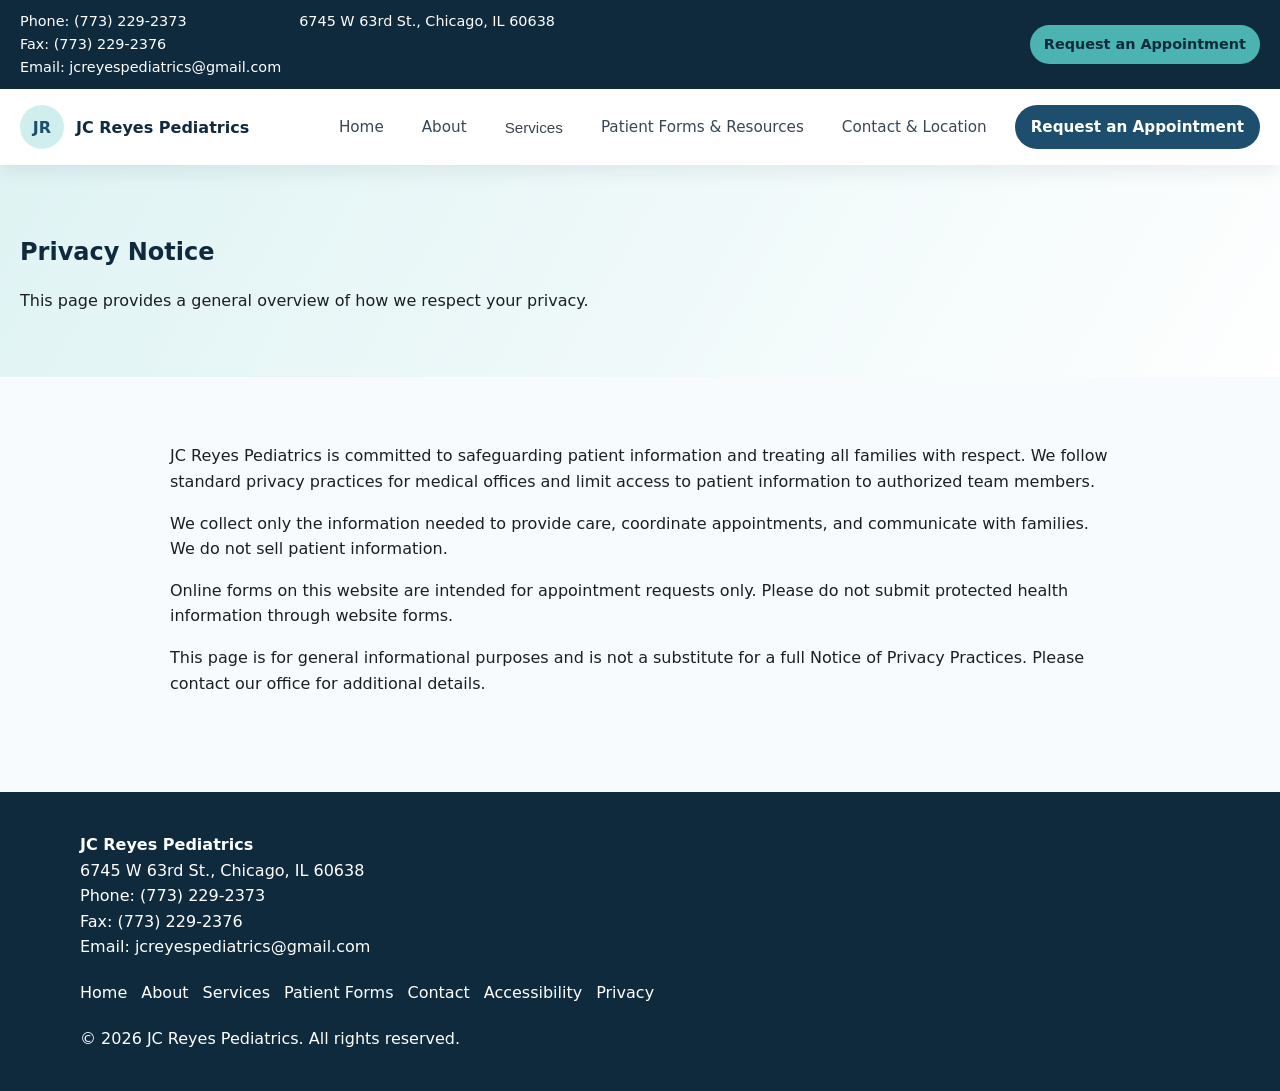
<file: privacy.html>
<!DOCTYPE html>
<html lang="en">
<head>
  <meta charset="UTF-8" />
  <meta name="viewport" content="width=device-width, initial-scale=1" />
  <title>Privacy Notice | JC Reyes Pediatrics</title>
  <meta name="description" content="General privacy notice for JC Reyes Pediatrics." />
  <meta property="og:title" content="Privacy Notice" />
  <meta property="og:description" content="General privacy information for JC Reyes Pediatrics." />
  <meta property="og:image" content="assets/images/clinic-front.jpg" />
  <meta property="og:type" content="website" />
  <meta property="og:url" content="https://www.jcreyespediatrics.com/privacy" />
  <link rel="icon" href="assets/images/favicon.png" />
  <link rel="stylesheet" href="assets/css/styles.css" />
  <script type="application/ld+json">
    {
      "@context": "https://schema.org",
      "@type": "MedicalBusiness",
      "name": "JC Reyes Pediatrics",
      "url": "https://www.jcreyespediatrics.com",
      "telephone": "+1-773-229-2373",
      "address": {
        "@type": "PostalAddress",
        "streetAddress": "6745 W 63rd St.",
        "addressLocality": "Chicago",
        "addressRegion": "IL",
        "postalCode": "60638"
      }
    }
  </script>
</head>
<body>
  <a class="skip-link" href="#main">Skip to main content</a>

  <div class="top-bar">
    <div class="container">
      <div class="contact-info">
        <span>Phone: <a href="tel:+17732292373">(773) 229-2373</a><br />
        Fax: (773) 229-2376<br />
        Email: <a href="mailto:jcreyespediatrics@gmail.com">jcreyespediatrics@gmail.com</a></span>
        <span>6745 W 63rd St., Chicago, IL 60638</span>
      </div>
      <a class="cta-btn" href="request-appointment.html">Request an Appointment</a>
    </div>
  </div>

  <header class="site-header">
    <div class="container">
      <a class="brand" href="index.html">
        <span class="brand-mark">JR</span>
        <span>JC Reyes Pediatrics</span>
      </a>
      <button class="nav-toggle" aria-label="Toggle navigation" aria-expanded="false">
        <span></span>
        <span></span>
        <span></span>
      </button>
      <nav class="nav-links" aria-label="Primary">
        <a href="index.html">Home</a>
        <a href="about.html">About</a>
        <div class="dropdown">
          <button class="dropdown-toggle" aria-expanded="false">Services</button>
          <div class="dropdown-menu" role="menu">
            <a href="services/index.html">Services Overview</a>
            <a href="services/well-child-visits.html">Well-Child Visits</a>
            <a href="services/same-day-sick-visits.html">Same-Day Sick Visits</a>
            <a href="services/immunizations.html">Immunizations</a>
            <a href="services/school-sports-physicals.html">School &amp; Sports Physicals</a>
          </div>
        </div>
        <a href="patient-forms.html">Patient Forms &amp; Resources</a>
        <a href="contact.html">Contact &amp; Location</a>
        <a class="primary-btn" href="request-appointment.html">Request an Appointment</a>
      </nav>
    </div>
  </header>

  <main id="main">
    <section class="page-hero">
      <div class="container">
        <h1>Privacy Notice</h1>
        <p>This page provides a general overview of how we respect your privacy.</p>
      </div>
    </section>

    <section class="page-content">
      <div class="container">
        <p>JC Reyes Pediatrics is committed to safeguarding patient information and treating all families with respect. We follow standard privacy practices for medical offices and limit access to patient information to authorized team members.</p>
        <p>We collect only the information needed to provide care, coordinate appointments, and communicate with families. We do not sell patient information.</p>
        <p>Online forms on this website are intended for appointment requests only. Please do not submit protected health information through website forms.</p>
        <p>This page is for general informational purposes and is not a substitute for a full Notice of Privacy Practices. Please contact our office for additional details.</p>
      </div>
    </section>
  </main>

  <footer class="footer">
    <div class="container">
      <div>
        <strong>JC Reyes Pediatrics</strong><br />
        6745 W 63rd St., Chicago, IL 60638<br />
        Phone: <a href="tel:+17732292373">(773) 229-2373</a><br />
        Fax: (773) 229-2376<br />
        Email: <a href="mailto:jcreyespediatrics@gmail.com">jcreyespediatrics@gmail.com</a>
      </div>
      <nav aria-label="Footer">
        <a href="index.html">Home</a>
        <a href="about.html">About</a>
        <a href="services/index.html">Services</a>
        <a href="patient-forms.html">Patient Forms</a>
        <a href="contact.html">Contact</a>
        <a href="accessibility.html">Accessibility</a>
        <a href="privacy.html">Privacy</a>
      </nav>
      <div>© 2026 JC Reyes Pediatrics. All rights reserved.</div>
    </div>
  </footer>

  <script src="assets/js/main.js"></script>
</body>
</html>
</file>
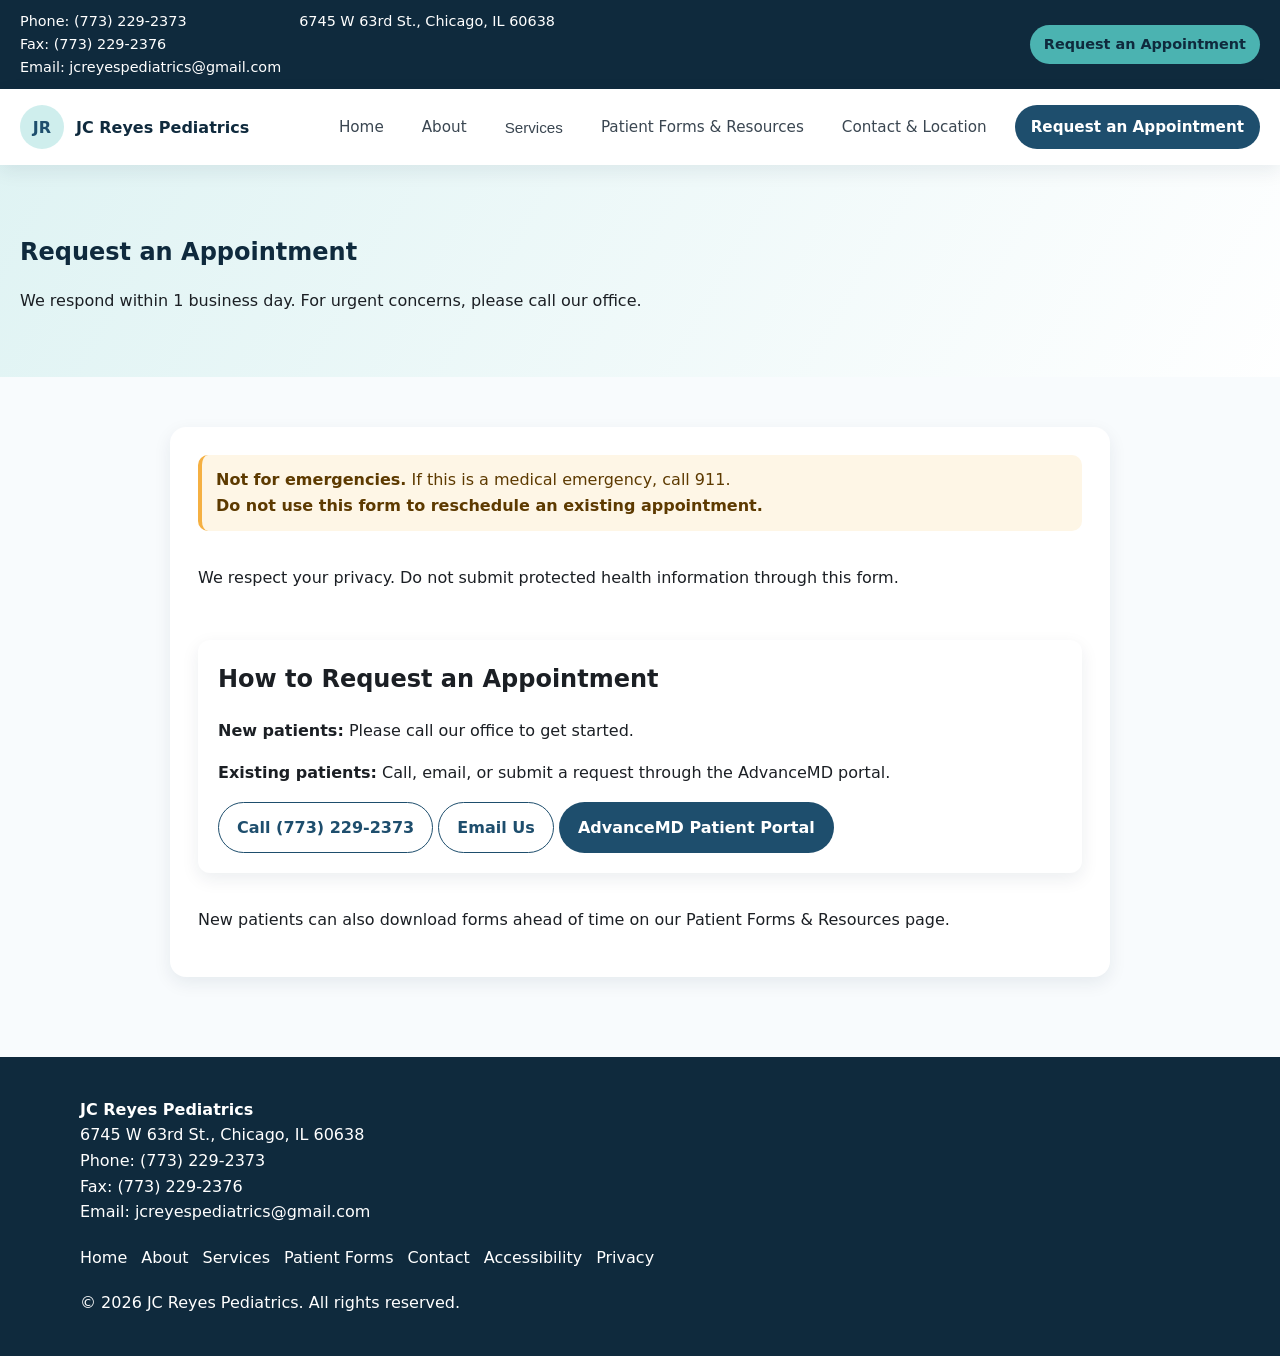
<file: request-appointment.html>
<!DOCTYPE html>
<html lang="en">
<head>
  <meta charset="UTF-8" />
  <meta name="viewport" content="width=device-width, initial-scale=1" />
  <title>Request an Appointment | JC Reyes Pediatrics</title>
  <meta name="description" content="Request a pediatric appointment at JC Reyes Pediatrics in Chicago. We respond within 1 business day." />
  <meta property="og:title" content="Request an Appointment" />
  <meta property="og:description" content="Submit a request and we will contact you within 1 business day." />
  <meta property="og:image" content="assets/images/hero.jpg" />
  <meta property="og:type" content="website" />
  <meta property="og:url" content="https://www.jcreyespediatrics.com/request-appointment" />
  <link rel="icon" href="assets/images/favicon.png" />
  <link rel="stylesheet" href="assets/css/styles.css" />
  <script type="application/ld+json">
    {
      "@context": "https://schema.org",
      "@type": "MedicalBusiness",
      "name": "JC Reyes Pediatrics",
      "url": "https://www.jcreyespediatrics.com",
      "telephone": "+1-773-229-2373",
      "address": {
        "@type": "PostalAddress",
        "streetAddress": "6745 W 63rd St.",
        "addressLocality": "Chicago",
        "addressRegion": "IL",
        "postalCode": "60638"
      }
    }
  </script>
</head>
<body>
  <a class="skip-link" href="#main">Skip to main content</a>

  <div class="top-bar">
    <div class="container">
      <div class="contact-info">
        <span>Phone: <a href="tel:+17732292373">(773) 229-2373</a><br />
        Fax: (773) 229-2376<br />
        Email: <a href="mailto:jcreyespediatrics@gmail.com">jcreyespediatrics@gmail.com</a></span>
        <span>6745 W 63rd St., Chicago, IL 60638</span>
      </div>
      <a class="cta-btn" href="request-appointment.html">Request an Appointment</a>
    </div>
  </div>

  <header class="site-header">
    <div class="container">
      <a class="brand" href="index.html">
        <span class="brand-mark">JR</span>
        <span>JC Reyes Pediatrics</span>
      </a>
      <button class="nav-toggle" aria-label="Toggle navigation" aria-expanded="false">
        <span></span>
        <span></span>
        <span></span>
      </button>
      <nav class="nav-links" aria-label="Primary">
        <a href="index.html">Home</a>
        <a href="about.html">About</a>
        <div class="dropdown">
          <button class="dropdown-toggle" aria-expanded="false">Services</button>
          <div class="dropdown-menu" role="menu">
            <a href="services/index.html">Services Overview</a>
            <a href="services/well-child-visits.html">Well-Child Visits</a>
            <a href="services/same-day-sick-visits.html">Same-Day Sick Visits</a>
            <a href="services/immunizations.html">Immunizations</a>
            <a href="services/school-sports-physicals.html">School &amp; Sports Physicals</a>
          </div>
        </div>
        <a href="patient-forms.html">Patient Forms &amp; Resources</a>
        <a href="contact.html">Contact &amp; Location</a>
        <a class="primary-btn" href="request-appointment.html">Request an Appointment</a>
      </nav>
    </div>
  </header>

  <main id="main">
    <section class="page-hero">
      <div class="container">
        <h1>Request an Appointment</h1>
        <p>We respond within 1 business day. For urgent concerns, please call our office.</p>
      </div>
    </section>

    <section class="page-content">
      <div class="container">
        <div class="highlight">
          <div class="notice">
            <strong>Not for emergencies.</strong> If this is a medical emergency, call 911.<br />
            <strong>Do not use this form to reschedule an existing appointment.</strong>
          </div>
          <p style="margin-top: 16px;">We respect your privacy. Do not submit protected health information through this form.</p>
          <div class="card" style="margin-top: 16px;">
            <h2 style="margin-top: 0;">How to Request an Appointment</h2>
            <p><strong>New patients:</strong> Please call our office to get started.</p>
            <p><strong>Existing patients:</strong> Call, email, or submit a request through the AdvanceMD portal.</p>
            <p style="margin-bottom: 0;">
              <a class="btn btn-outline" href="tel:+17732292373">Call (773) 229-2373</a>
              <a class="btn btn-outline" href="mailto:jcreyespediatrics@gmail.com">Email Us</a>
              <a class="btn btn-primary" href="https://www.advancedmd.com/patient/" target="_blank" rel="noopener">AdvanceMD Patient Portal</a>
            </p>
          </div>
          <p style="margin-top: 16px;">New patients can also download forms ahead of time on our <a href="patient-forms.html">Patient Forms &amp; Resources</a> page.</p>
        </div>
      </div>
    </section>
  </main>

  <footer class="footer">
    <div class="container">
      <div>
        <strong>JC Reyes Pediatrics</strong><br />
        6745 W 63rd St., Chicago, IL 60638<br />
        Phone: <a href="tel:+17732292373">(773) 229-2373</a><br />
        Fax: (773) 229-2376<br />
        Email: <a href="mailto:jcreyespediatrics@gmail.com">jcreyespediatrics@gmail.com</a>
      </div>
      <nav aria-label="Footer">
        <a href="index.html">Home</a>
        <a href="about.html">About</a>
        <a href="services/index.html">Services</a>
        <a href="patient-forms.html">Patient Forms</a>
        <a href="contact.html">Contact</a>
        <a href="accessibility.html">Accessibility</a>
        <a href="privacy.html">Privacy</a>
      </nav>
      <div>© 2026 JC Reyes Pediatrics. All rights reserved.</div>
    </div>
  </footer>

  <script src="assets/js/main.js"></script>
</body>
</html>
</file>
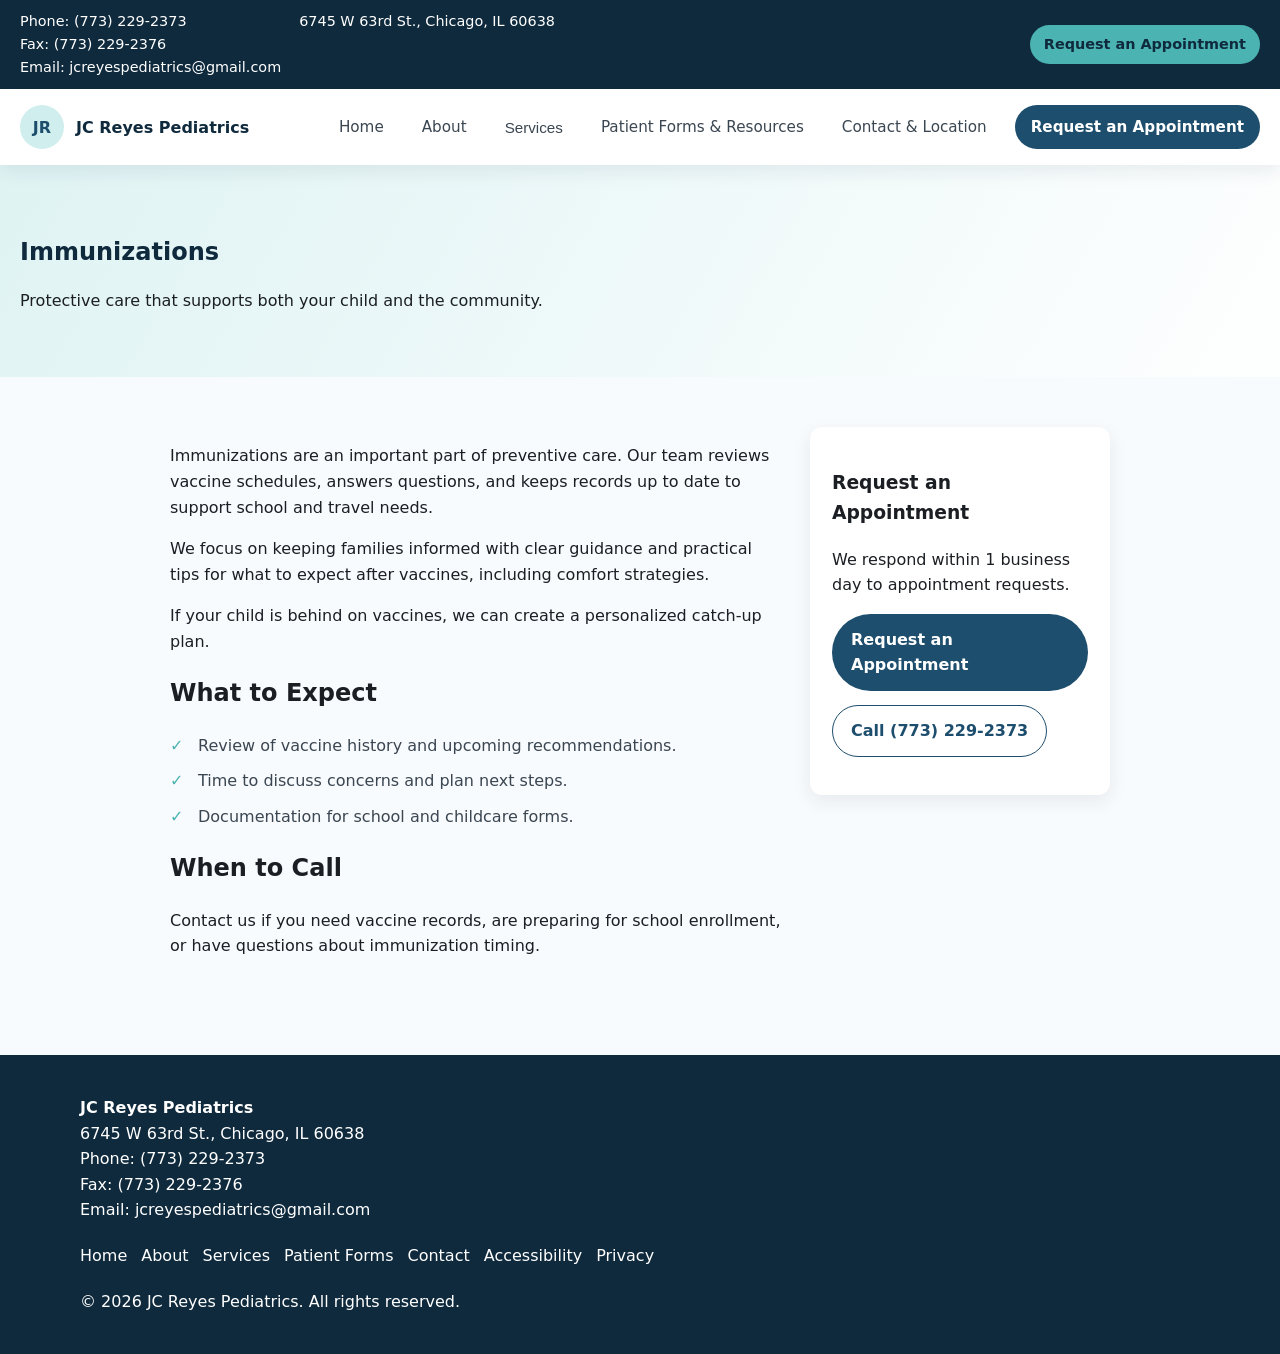
<file: services/immunizations.html>
<!DOCTYPE html>
<html lang="en">
<head>
  <meta charset="UTF-8" />
  <meta name="viewport" content="width=device-width, initial-scale=1" />
  <title>Immunizations | JC Reyes Pediatrics</title>
  <meta name="description" content="Immunizations and vaccine guidance to keep children healthy and protected." />
  <meta property="og:title" content="Immunizations" />
  <meta property="og:description" content="Vaccines and preventive guidance for growing children." />
  <meta property="og:image" content="../assets/images/kids-1.jpg" />
  <meta property="og:type" content="website" />
  <meta property="og:url" content="https://www.jcreyespediatrics.com/services/immunizations" />
  <link rel="icon" href="../assets/images/favicon.png" />
  <link rel="stylesheet" href="../assets/css/styles.css" />
  <script type="application/ld+json">
    {
      "@context": "https://schema.org",
      "@type": "MedicalBusiness",
      "name": "JC Reyes Pediatrics",
      "url": "https://www.jcreyespediatrics.com",
      "telephone": "+1-773-229-2373",
      "address": {
        "@type": "PostalAddress",
        "streetAddress": "6745 W 63rd St.",
        "addressLocality": "Chicago",
        "addressRegion": "IL",
        "postalCode": "60638"
      }
    }
  </script>
</head>
<body>
  <a class="skip-link" href="#main">Skip to main content</a>

  <div class="top-bar">
    <div class="container">
      <div class="contact-info">
        <span>Phone: <a href="tel:+17732292373">(773) 229-2373</a><br />
        Fax: (773) 229-2376<br />
        Email: <a href="mailto:jcreyespediatrics@gmail.com">jcreyespediatrics@gmail.com</a></span>
        <span>6745 W 63rd St., Chicago, IL 60638</span>
      </div>
      <a class="cta-btn" href="../request-appointment.html">Request an Appointment</a>
    </div>
  </div>

  <header class="site-header">
    <div class="container">
      <a class="brand" href="../index.html">
        <span class="brand-mark">JR</span>
        <span>JC Reyes Pediatrics</span>
      </a>
      <button class="nav-toggle" aria-label="Toggle navigation" aria-expanded="false">
        <span></span>
        <span></span>
        <span></span>
      </button>
      <nav class="nav-links" aria-label="Primary">
        <a href="../index.html">Home</a>
        <a href="../about.html">About</a>
        <div class="dropdown">
          <button class="dropdown-toggle" aria-expanded="false">Services</button>
          <div class="dropdown-menu" role="menu">
            <a href="index.html">Services Overview</a>
            <a href="well-child-visits.html">Well-Child Visits</a>
            <a href="same-day-sick-visits.html">Same-Day Sick Visits</a>
            <a href="immunizations.html">Immunizations</a>
            <a href="school-sports-physicals.html">School &amp; Sports Physicals</a>
          </div>
        </div>
        <a href="../patient-forms.html">Patient Forms &amp; Resources</a>
        <a href="../contact.html">Contact &amp; Location</a>
        <a class="primary-btn" href="../request-appointment.html">Request an Appointment</a>
      </nav>
    </div>
  </header>

  <main id="main">
    <section class="page-hero">
      <div class="container">
        <h1>Immunizations</h1>
        <p>Protective care that supports both your child and the community.</p>
      </div>
    </section>

    <section class="page-content">
      <div class="container service-layout">
        <div>
          <p>Immunizations are an important part of preventive care. Our team reviews vaccine schedules, answers questions, and keeps records up to date to support school and travel needs.</p>
          <p>We focus on keeping families informed with clear guidance and practical tips for what to expect after vaccines, including comfort strategies.</p>
          <p>If your child is behind on vaccines, we can create a personalized catch-up plan.</p>

          <h2>What to Expect</h2>
          <ul class="list-check">
            <li>Review of vaccine history and upcoming recommendations.</li>
            <li>Time to discuss concerns and plan next steps.</li>
            <li>Documentation for school and childcare forms.</li>
          </ul>

          <h2>When to Call</h2>
          <p>Contact us if you need vaccine records, are preparing for school enrollment, or have questions about immunization timing.</p>
        </div>
        <aside class="service-sidebar">
          <h3>Request an Appointment</h3>
          <p>We respond within 1 business day to appointment requests.</p>
          <a class="btn btn-primary" href="../request-appointment.html">Request an Appointment</a>
          <p style="margin-top: 14px;"><a class="btn btn-outline" href="tel:+17732292373">Call (773) 229-2373</a></p>
        </aside>
      </div>
    </section>
  </main>

  <footer class="footer">
    <div class="container">
      <div>
        <strong>JC Reyes Pediatrics</strong><br />
        6745 W 63rd St., Chicago, IL 60638<br />
        Phone: <a href="tel:+17732292373">(773) 229-2373</a><br />
        Fax: (773) 229-2376<br />
        Email: <a href="mailto:jcreyespediatrics@gmail.com">jcreyespediatrics@gmail.com</a>
      </div>
      <nav aria-label="Footer">
        <a href="../index.html">Home</a>
        <a href="../about.html">About</a>
        <a href="index.html">Services</a>
        <a href="../patient-forms.html">Patient Forms</a>
        <a href="../contact.html">Contact</a>
        <a href="../accessibility.html">Accessibility</a>
        <a href="../privacy.html">Privacy</a>
      </nav>
      <div>© 2026 JC Reyes Pediatrics. All rights reserved.</div>
    </div>
  </footer>

  <script src="../assets/js/main.js"></script>
</body>
</html>
</file>
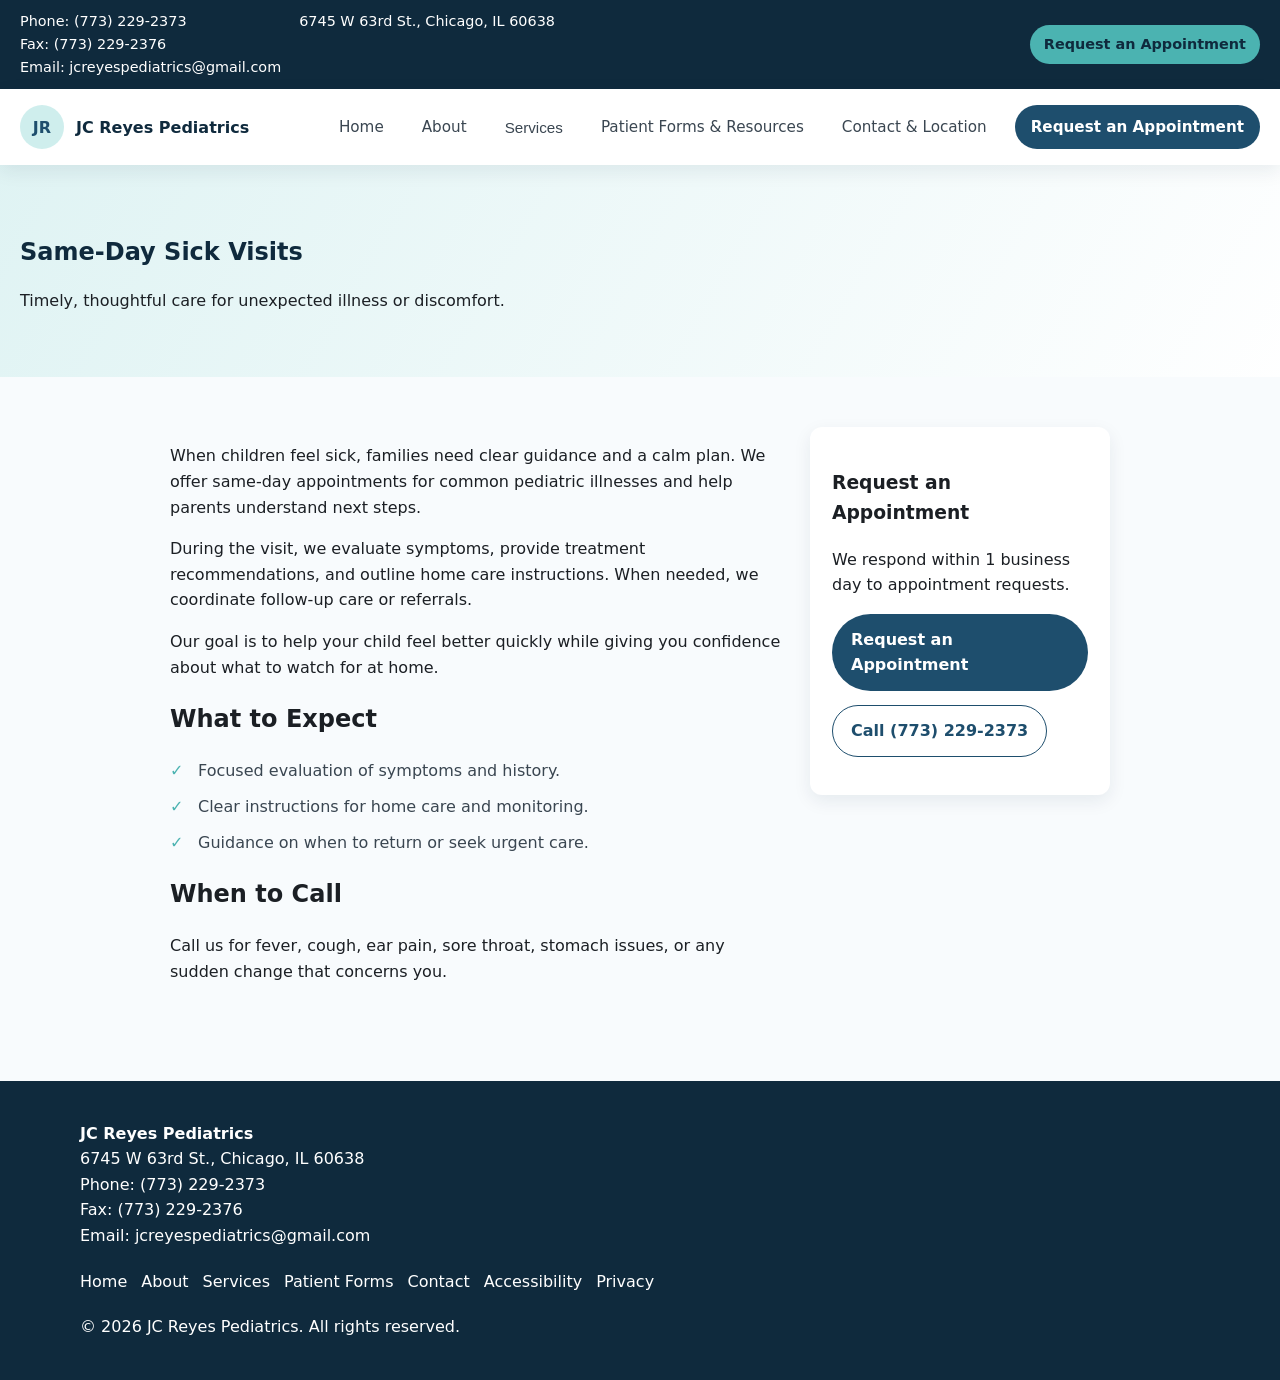
<file: services/same-day-sick-visits.html>
<!DOCTYPE html>
<html lang="en">
<head>
  <meta charset="UTF-8" />
  <meta name="viewport" content="width=device-width, initial-scale=1" />
  <title>Same-Day Sick Visits | JC Reyes Pediatrics</title>
  <meta name="description" content="Same-day sick visits for fevers, coughs, ear pain, and other urgent pediatric concerns." />
  <meta property="og:title" content="Same-Day Sick Visits" />
  <meta property="og:description" content="Timely care when your child is feeling unwell." />
  <meta property="og:image" content="../assets/images/kids-2.jpg" />
  <meta property="og:type" content="website" />
  <meta property="og:url" content="https://www.jcreyespediatrics.com/services/same-day-sick-visits" />
  <link rel="icon" href="../assets/images/favicon.png" />
  <link rel="stylesheet" href="../assets/css/styles.css" />
  <script type="application/ld+json">
    {
      "@context": "https://schema.org",
      "@type": "MedicalBusiness",
      "name": "JC Reyes Pediatrics",
      "url": "https://www.jcreyespediatrics.com",
      "telephone": "+1-773-229-2373",
      "address": {
        "@type": "PostalAddress",
        "streetAddress": "6745 W 63rd St.",
        "addressLocality": "Chicago",
        "addressRegion": "IL",
        "postalCode": "60638"
      }
    }
  </script>
</head>
<body>
  <a class="skip-link" href="#main">Skip to main content</a>

  <div class="top-bar">
    <div class="container">
      <div class="contact-info">
        <span>Phone: <a href="tel:+17732292373">(773) 229-2373</a><br />
        Fax: (773) 229-2376<br />
        Email: <a href="mailto:jcreyespediatrics@gmail.com">jcreyespediatrics@gmail.com</a></span>
        <span>6745 W 63rd St., Chicago, IL 60638</span>
      </div>
      <a class="cta-btn" href="../request-appointment.html">Request an Appointment</a>
    </div>
  </div>

  <header class="site-header">
    <div class="container">
      <a class="brand" href="../index.html">
        <span class="brand-mark">JR</span>
        <span>JC Reyes Pediatrics</span>
      </a>
      <button class="nav-toggle" aria-label="Toggle navigation" aria-expanded="false">
        <span></span>
        <span></span>
        <span></span>
      </button>
      <nav class="nav-links" aria-label="Primary">
        <a href="../index.html">Home</a>
        <a href="../about.html">About</a>
        <div class="dropdown">
          <button class="dropdown-toggle" aria-expanded="false">Services</button>
          <div class="dropdown-menu" role="menu">
            <a href="index.html">Services Overview</a>
            <a href="well-child-visits.html">Well-Child Visits</a>
            <a href="same-day-sick-visits.html">Same-Day Sick Visits</a>
            <a href="immunizations.html">Immunizations</a>
            <a href="school-sports-physicals.html">School &amp; Sports Physicals</a>
          </div>
        </div>
        <a href="../patient-forms.html">Patient Forms &amp; Resources</a>
        <a href="../contact.html">Contact &amp; Location</a>
        <a class="primary-btn" href="../request-appointment.html">Request an Appointment</a>
      </nav>
    </div>
  </header>

  <main id="main">
    <section class="page-hero">
      <div class="container">
        <h1>Same-Day Sick Visits</h1>
        <p>Timely, thoughtful care for unexpected illness or discomfort.</p>
      </div>
    </section>

    <section class="page-content">
      <div class="container service-layout">
        <div>
          <p>When children feel sick, families need clear guidance and a calm plan. We offer same-day appointments for common pediatric illnesses and help parents understand next steps.</p>
          <p>During the visit, we evaluate symptoms, provide treatment recommendations, and outline home care instructions. When needed, we coordinate follow-up care or referrals.</p>
          <p>Our goal is to help your child feel better quickly while giving you confidence about what to watch for at home.</p>

          <h2>What to Expect</h2>
          <ul class="list-check">
            <li>Focused evaluation of symptoms and history.</li>
            <li>Clear instructions for home care and monitoring.</li>
            <li>Guidance on when to return or seek urgent care.</li>
          </ul>

          <h2>When to Call</h2>
          <p>Call us for fever, cough, ear pain, sore throat, stomach issues, or any sudden change that concerns you.</p>
        </div>
        <aside class="service-sidebar">
          <h3>Request an Appointment</h3>
          <p>We respond within 1 business day to appointment requests.</p>
          <a class="btn btn-primary" href="../request-appointment.html">Request an Appointment</a>
          <p style="margin-top: 14px;"><a class="btn btn-outline" href="tel:+17732292373">Call (773) 229-2373</a></p>
        </aside>
      </div>
    </section>
  </main>

  <footer class="footer">
    <div class="container">
      <div>
        <strong>JC Reyes Pediatrics</strong><br />
        6745 W 63rd St., Chicago, IL 60638<br />
        Phone: <a href="tel:+17732292373">(773) 229-2373</a><br />
        Fax: (773) 229-2376<br />
        Email: <a href="mailto:jcreyespediatrics@gmail.com">jcreyespediatrics@gmail.com</a>
      </div>
      <nav aria-label="Footer">
        <a href="../index.html">Home</a>
        <a href="../about.html">About</a>
        <a href="index.html">Services</a>
        <a href="../patient-forms.html">Patient Forms</a>
        <a href="../contact.html">Contact</a>
        <a href="../accessibility.html">Accessibility</a>
        <a href="../privacy.html">Privacy</a>
      </nav>
      <div>© 2026 JC Reyes Pediatrics. All rights reserved.</div>
    </div>
  </footer>

  <script src="../assets/js/main.js"></script>
</body>
</html>
</file>
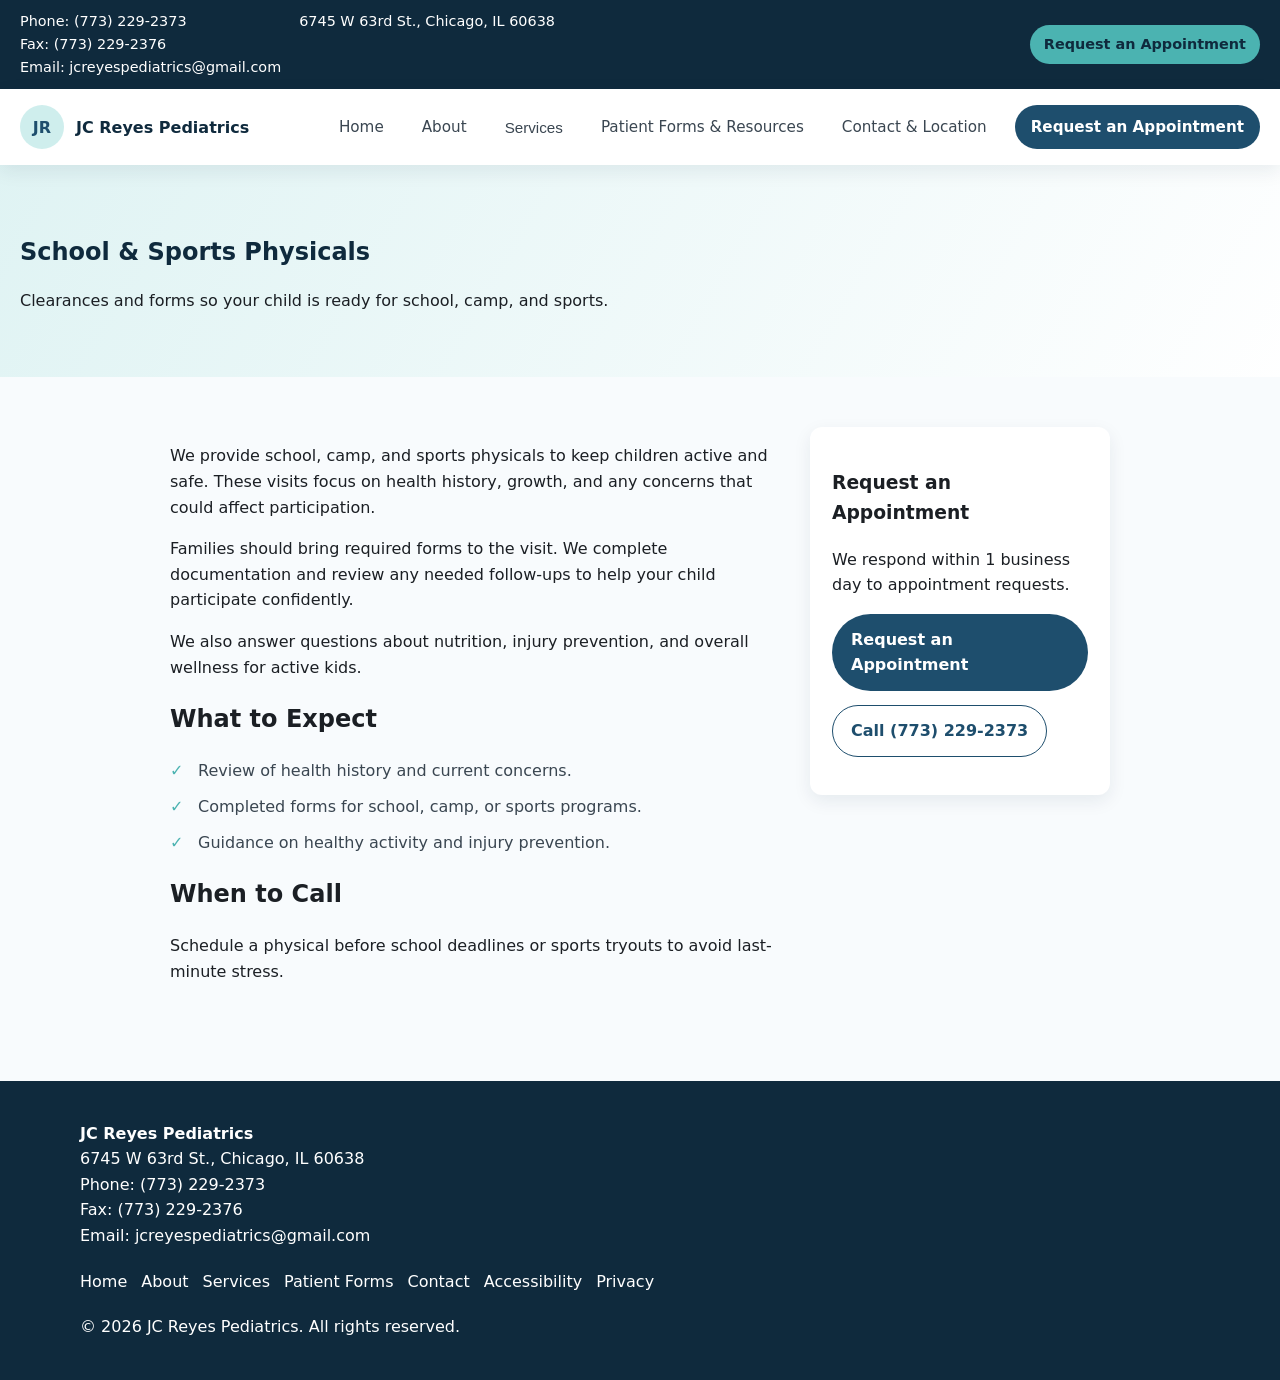
<file: services/school-sports-physicals.html>
<!DOCTYPE html>
<html lang="en">
<head>
  <meta charset="UTF-8" />
  <meta name="viewport" content="width=device-width, initial-scale=1" />
  <title>School &amp; Sports Physicals | JC Reyes Pediatrics</title>
  <meta name="description" content="School, camp, and sports physicals with clearances and form completion." />
  <meta property="og:title" content="School & Sports Physicals" />
  <meta property="og:description" content="Physicals and form completion for school and sports programs." />
  <meta property="og:image" content="../assets/images/kids-2.jpg" />
  <meta property="og:type" content="website" />
  <meta property="og:url" content="https://www.jcreyespediatrics.com/services/school-sports-physicals" />
  <link rel="icon" href="../assets/images/favicon.png" />
  <link rel="stylesheet" href="../assets/css/styles.css" />
  <script type="application/ld+json">
    {
      "@context": "https://schema.org",
      "@type": "MedicalBusiness",
      "name": "JC Reyes Pediatrics",
      "url": "https://www.jcreyespediatrics.com",
      "telephone": "+1-773-229-2373",
      "address": {
        "@type": "PostalAddress",
        "streetAddress": "6745 W 63rd St.",
        "addressLocality": "Chicago",
        "addressRegion": "IL",
        "postalCode": "60638"
      }
    }
  </script>
</head>
<body>
  <a class="skip-link" href="#main">Skip to main content</a>

  <div class="top-bar">
    <div class="container">
      <div class="contact-info">
        <span>Phone: <a href="tel:+17732292373">(773) 229-2373</a><br />
        Fax: (773) 229-2376<br />
        Email: <a href="mailto:jcreyespediatrics@gmail.com">jcreyespediatrics@gmail.com</a></span>
        <span>6745 W 63rd St., Chicago, IL 60638</span>
      </div>
      <a class="cta-btn" href="../request-appointment.html">Request an Appointment</a>
    </div>
  </div>

  <header class="site-header">
    <div class="container">
      <a class="brand" href="../index.html">
        <span class="brand-mark">JR</span>
        <span>JC Reyes Pediatrics</span>
      </a>
      <button class="nav-toggle" aria-label="Toggle navigation" aria-expanded="false">
        <span></span>
        <span></span>
        <span></span>
      </button>
      <nav class="nav-links" aria-label="Primary">
        <a href="../index.html">Home</a>
        <a href="../about.html">About</a>
        <div class="dropdown">
          <button class="dropdown-toggle" aria-expanded="false">Services</button>
          <div class="dropdown-menu" role="menu">
            <a href="index.html">Services Overview</a>
            <a href="well-child-visits.html">Well-Child Visits</a>
            <a href="same-day-sick-visits.html">Same-Day Sick Visits</a>
            <a href="immunizations.html">Immunizations</a>
            <a href="school-sports-physicals.html">School &amp; Sports Physicals</a>
          </div>
        </div>
        <a href="../patient-forms.html">Patient Forms &amp; Resources</a>
        <a href="../contact.html">Contact &amp; Location</a>
        <a class="primary-btn" href="../request-appointment.html">Request an Appointment</a>
      </nav>
    </div>
  </header>

  <main id="main">
    <section class="page-hero">
      <div class="container">
        <h1>School &amp; Sports Physicals</h1>
        <p>Clearances and forms so your child is ready for school, camp, and sports.</p>
      </div>
    </section>

    <section class="page-content">
      <div class="container service-layout">
        <div>
          <p>We provide school, camp, and sports physicals to keep children active and safe. These visits focus on health history, growth, and any concerns that could affect participation.</p>
          <p>Families should bring required forms to the visit. We complete documentation and review any needed follow-ups to help your child participate confidently.</p>
          <p>We also answer questions about nutrition, injury prevention, and overall wellness for active kids.</p>

          <h2>What to Expect</h2>
          <ul class="list-check">
            <li>Review of health history and current concerns.</li>
            <li>Completed forms for school, camp, or sports programs.</li>
            <li>Guidance on healthy activity and injury prevention.</li>
          </ul>

          <h2>When to Call</h2>
          <p>Schedule a physical before school deadlines or sports tryouts to avoid last-minute stress.</p>
        </div>
        <aside class="service-sidebar">
          <h3>Request an Appointment</h3>
          <p>We respond within 1 business day to appointment requests.</p>
          <a class="btn btn-primary" href="../request-appointment.html">Request an Appointment</a>
          <p style="margin-top: 14px;"><a class="btn btn-outline" href="tel:+17732292373">Call (773) 229-2373</a></p>
        </aside>
      </div>
    </section>
  </main>

  <footer class="footer">
    <div class="container">
      <div>
        <strong>JC Reyes Pediatrics</strong><br />
        6745 W 63rd St., Chicago, IL 60638<br />
        Phone: <a href="tel:+17732292373">(773) 229-2373</a><br />
        Fax: (773) 229-2376<br />
        Email: <a href="mailto:jcreyespediatrics@gmail.com">jcreyespediatrics@gmail.com</a>
      </div>
      <nav aria-label="Footer">
        <a href="../index.html">Home</a>
        <a href="../about.html">About</a>
        <a href="index.html">Services</a>
        <a href="../patient-forms.html">Patient Forms</a>
        <a href="../contact.html">Contact</a>
        <a href="../accessibility.html">Accessibility</a>
        <a href="../privacy.html">Privacy</a>
      </nav>
      <div>© 2026 JC Reyes Pediatrics. All rights reserved.</div>
    </div>
  </footer>

  <script src="../assets/js/main.js"></script>
</body>
</html>
</file>
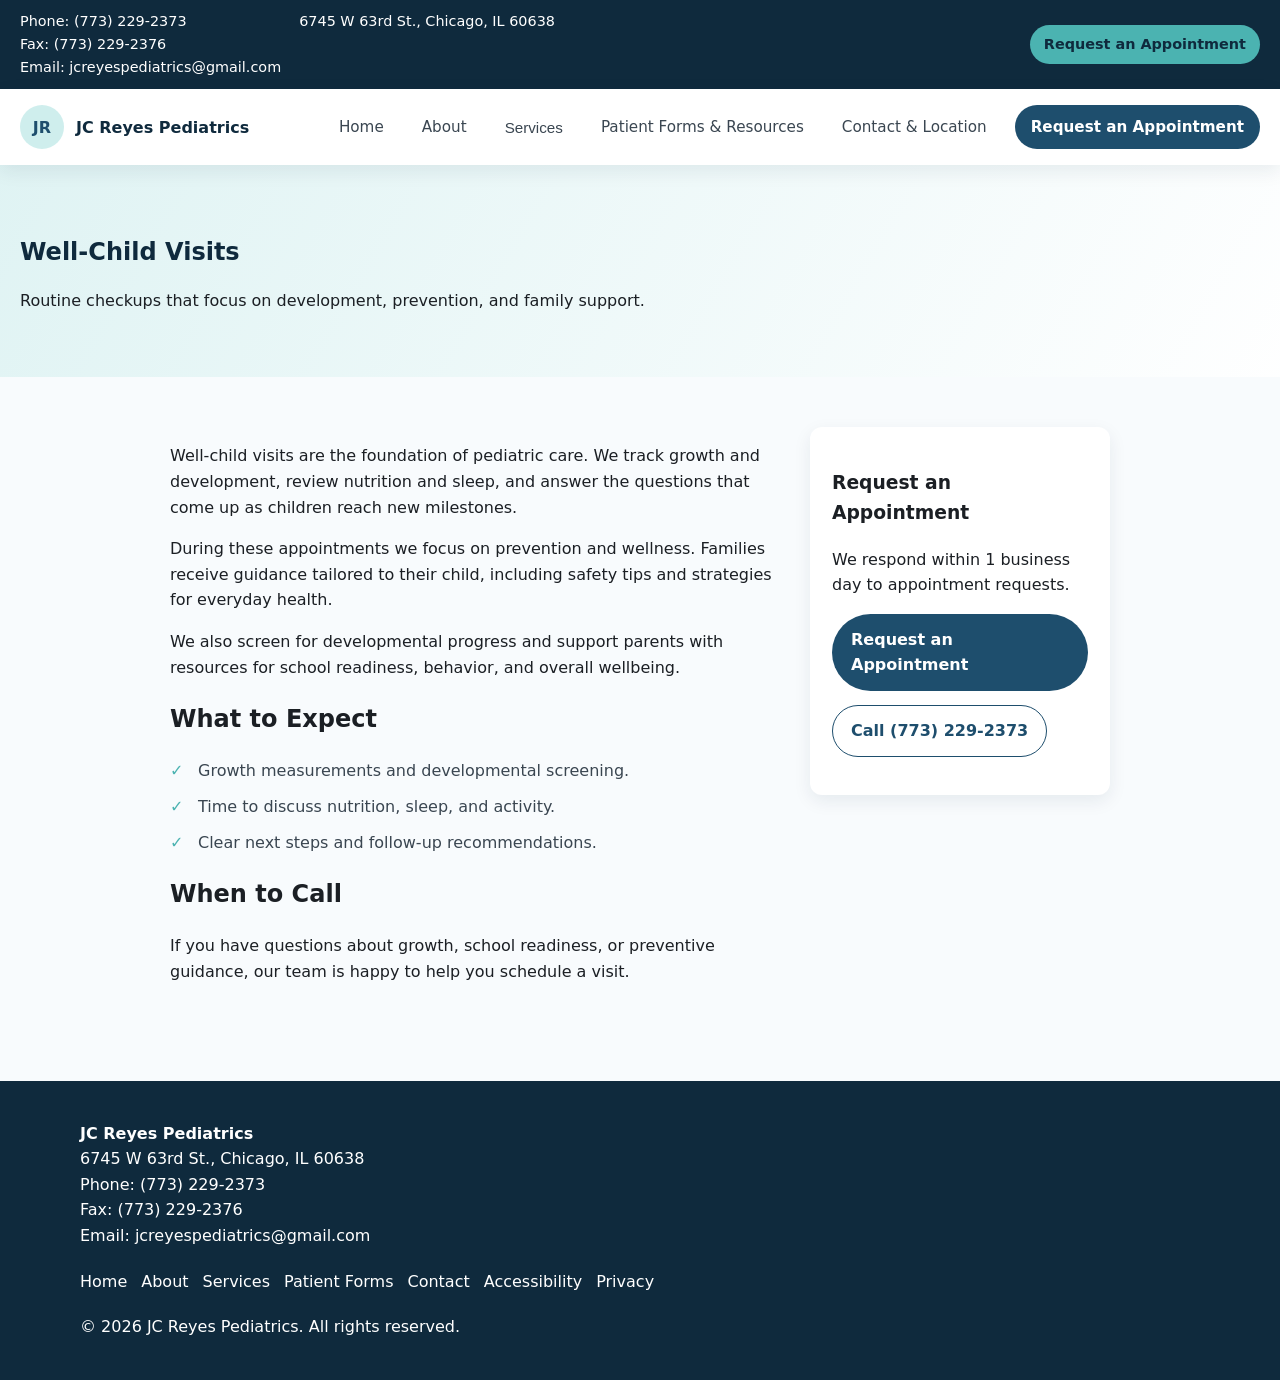
<file: services/well-child-visits.html>
<!DOCTYPE html>
<html lang="en">
<head>
  <meta charset="UTF-8" />
  <meta name="viewport" content="width=device-width, initial-scale=1" />
  <title>Well-Child Visits | JC Reyes Pediatrics</title>
  <meta name="description" content="Routine well-child visits focused on growth, development, and preventive guidance." />
  <meta property="og:title" content="Well-Child Visits" />
  <meta property="og:description" content="Routine checkups and guidance to support healthy development." />
  <meta property="og:image" content="../assets/images/kids-1.jpg" />
  <meta property="og:type" content="website" />
  <meta property="og:url" content="https://www.jcreyespediatrics.com/services/well-child-visits" />
  <link rel="icon" href="../assets/images/favicon.png" />
  <link rel="stylesheet" href="../assets/css/styles.css" />
  <script type="application/ld+json">
    {
      "@context": "https://schema.org",
      "@type": "MedicalBusiness",
      "name": "JC Reyes Pediatrics",
      "url": "https://www.jcreyespediatrics.com",
      "telephone": "+1-773-229-2373",
      "address": {
        "@type": "PostalAddress",
        "streetAddress": "6745 W 63rd St.",
        "addressLocality": "Chicago",
        "addressRegion": "IL",
        "postalCode": "60638"
      }
    }
  </script>
</head>
<body>
  <a class="skip-link" href="#main">Skip to main content</a>

  <div class="top-bar">
    <div class="container">
      <div class="contact-info">
        <span>Phone: <a href="tel:+17732292373">(773) 229-2373</a><br />
        Fax: (773) 229-2376<br />
        Email: <a href="mailto:jcreyespediatrics@gmail.com">jcreyespediatrics@gmail.com</a></span>
        <span>6745 W 63rd St., Chicago, IL 60638</span>
      </div>
      <a class="cta-btn" href="../request-appointment.html">Request an Appointment</a>
    </div>
  </div>

  <header class="site-header">
    <div class="container">
      <a class="brand" href="../index.html">
        <span class="brand-mark">JR</span>
        <span>JC Reyes Pediatrics</span>
      </a>
      <button class="nav-toggle" aria-label="Toggle navigation" aria-expanded="false">
        <span></span>
        <span></span>
        <span></span>
      </button>
      <nav class="nav-links" aria-label="Primary">
        <a href="../index.html">Home</a>
        <a href="../about.html">About</a>
        <div class="dropdown">
          <button class="dropdown-toggle" aria-expanded="false">Services</button>
          <div class="dropdown-menu" role="menu">
            <a href="index.html">Services Overview</a>
            <a href="well-child-visits.html">Well-Child Visits</a>
            <a href="same-day-sick-visits.html">Same-Day Sick Visits</a>
            <a href="immunizations.html">Immunizations</a>
            <a href="school-sports-physicals.html">School &amp; Sports Physicals</a>
          </div>
        </div>
        <a href="../patient-forms.html">Patient Forms &amp; Resources</a>
        <a href="../contact.html">Contact &amp; Location</a>
        <a class="primary-btn" href="../request-appointment.html">Request an Appointment</a>
      </nav>
    </div>
  </header>

  <main id="main">
    <section class="page-hero">
      <div class="container">
        <h1>Well-Child Visits</h1>
        <p>Routine checkups that focus on development, prevention, and family support.</p>
      </div>
    </section>

    <section class="page-content">
      <div class="container service-layout">
        <div>
          <p>Well-child visits are the foundation of pediatric care. We track growth and development, review nutrition and sleep, and answer the questions that come up as children reach new milestones.</p>
          <p>During these appointments we focus on prevention and wellness. Families receive guidance tailored to their child, including safety tips and strategies for everyday health.</p>
          <p>We also screen for developmental progress and support parents with resources for school readiness, behavior, and overall wellbeing.</p>

          <h2>What to Expect</h2>
          <ul class="list-check">
            <li>Growth measurements and developmental screening.</li>
            <li>Time to discuss nutrition, sleep, and activity.</li>
            <li>Clear next steps and follow-up recommendations.</li>
          </ul>

          <h2>When to Call</h2>
          <p>If you have questions about growth, school readiness, or preventive guidance, our team is happy to help you schedule a visit.</p>
        </div>
        <aside class="service-sidebar">
          <h3>Request an Appointment</h3>
          <p>We respond within 1 business day to appointment requests.</p>
          <a class="btn btn-primary" href="../request-appointment.html">Request an Appointment</a>
          <p style="margin-top: 14px;"><a class="btn btn-outline" href="tel:+17732292373">Call (773) 229-2373</a></p>
        </aside>
      </div>
    </section>
  </main>

  <footer class="footer">
    <div class="container">
      <div>
        <strong>JC Reyes Pediatrics</strong><br />
        6745 W 63rd St., Chicago, IL 60638<br />
        Phone: <a href="tel:+17732292373">(773) 229-2373</a><br />
        Fax: (773) 229-2376<br />
        Email: <a href="mailto:jcreyespediatrics@gmail.com">jcreyespediatrics@gmail.com</a>
      </div>
      <nav aria-label="Footer">
        <a href="../index.html">Home</a>
        <a href="../about.html">About</a>
        <a href="index.html">Services</a>
        <a href="../patient-forms.html">Patient Forms</a>
        <a href="../contact.html">Contact</a>
        <a href="../accessibility.html">Accessibility</a>
        <a href="../privacy.html">Privacy</a>
      </nav>
      <div>© 2026 JC Reyes Pediatrics. All rights reserved.</div>
    </div>
  </footer>

  <script src="../assets/js/main.js"></script>
</body>
</html>
</file>
<file: assets/css/styles.css>
:root {
  --blue-900: #0f2a3d;
  --blue-700: #1e4e6d;
  --blue-500: #2f7ea8;
  --teal-400: #4bb3b1;
  --teal-200: #cfeeed;
  --gray-900: #1b1f24;
  --gray-700: #3a4651;
  --gray-500: #6b7a86;
  --gray-200: #e6edf2;
  --white: #ffffff;
  --shadow-sm: 0 6px 18px rgba(15, 42, 61, 0.08);
  --shadow-md: 0 10px 30px rgba(15, 42, 61, 0.14);
  --radius-lg: 16px;
  --radius-md: 12px;
  --radius-sm: 8px;
  --container: 1120px;
  --transition: 220ms ease;
}

* {
  box-sizing: border-box;
}

html {
  scroll-behavior: smooth;
}

body {
  margin: 0;
  font-family: system-ui, -apple-system, "Segoe UI", Roboto, "Helvetica Neue", Arial, sans-serif;
  color: var(--gray-900);
  background: #f8fbfd;
  line-height: 1.6;
}

img {
  max-width: 100%;
  display: block;
}

a {
  color: inherit;
  text-decoration: none;
}

a:hover,
a:focus {
  color: var(--blue-700);
}

.skip-link {
  position: absolute;
  left: -999px;
  top: 0;
  background: var(--blue-900);
  color: var(--white);
  padding: 12px 18px;
  border-radius: 0 0 8px 0;
  z-index: 9999;
}

.skip-link:focus {
  left: 12px;
}

.top-bar {
  background: var(--blue-900);
  color: var(--white);
  font-size: 0.9rem;
}

.top-bar .container {
  display: flex;
  align-items: center;
  justify-content: space-between;
  gap: 16px;
  padding: 10px 20px;
}

.top-bar .contact-info {
  display: flex;
  gap: 18px;
  flex-wrap: wrap;
}

.top-bar .cta-btn {
  background: var(--teal-400);
  color: var(--blue-900);
  padding: 8px 14px;
  border-radius: 999px;
  font-weight: 600;
}

.top-bar .cta-btn:hover,
.top-bar .cta-btn:focus {
  background: #3aa3a1;
}

.site-header {
  position: sticky;
  top: 0;
  z-index: 1000;
  background: rgba(255, 255, 255, 0.98);
  backdrop-filter: blur(6px);
  box-shadow: var(--shadow-sm);
}

.site-header .container {
  display: flex;
  align-items: center;
  justify-content: space-between;
  gap: 18px;
  padding: 16px 20px;
}

.brand {
  display: flex;
  align-items: center;
  gap: 12px;
  font-weight: 700;
  color: var(--blue-900);
}

.brand-mark {
  width: 44px;
  height: 44px;
  border-radius: 50%;
  background: var(--teal-200);
  display: grid;
  place-items: center;
  color: var(--blue-700);
  font-weight: 700;
}

.nav-toggle {
  display: none;
  border: none;
  background: var(--teal-200);
  padding: 10px;
  border-radius: 10px;
}

.nav-toggle span {
  display: block;
  width: 22px;
  height: 2px;
  background: var(--blue-900);
  margin: 5px 0;
}

.nav-links {
  display: flex;
  align-items: center;
  gap: 18px;
}

.nav-links a,
.nav-links button {
  font-size: 0.95rem;
  color: var(--gray-700);
  background: none;
  border: none;
  cursor: pointer;
  padding: 8px 10px;
  border-radius: 999px;
}

.nav-links a:hover,
.nav-links a:focus,
.nav-links button:hover,
.nav-links button:focus {
  background: var(--teal-200);
  color: var(--blue-900);
}

.nav-links .primary-btn {
  background: var(--blue-700);
  color: var(--white);
  padding: 10px 16px;
  border-radius: 999px;
  font-weight: 600;
}

.nav-links .primary-btn:hover,
.nav-links .primary-btn:focus {
  background: var(--blue-900);
}

.dropdown {
  position: relative;
}

.dropdown-menu {
  position: absolute;
  top: calc(100% + 8px);
  left: 0;
  background: var(--white);
  border-radius: 12px;
  box-shadow: var(--shadow-md);
  min-width: 240px;
  padding: 10px;
  display: none;
}

.dropdown-menu a {
  display: block;
  padding: 10px 12px;
  border-radius: 8px;
  color: var(--gray-700);
}

.dropdown:hover .dropdown-menu,
.dropdown:focus-within .dropdown-menu {
  display: block;
}

.hero {
  background: linear-gradient(135deg, rgba(207, 238, 237, 0.6), rgba(248, 251, 253, 0.9));
  padding: 72px 20px;
}

.hero .container {
  display: grid;
  grid-template-columns: repeat(auto-fit, minmax(280px, 1fr));
  gap: 32px;
  align-items: center;
}

.hero h1 {
  font-size: clamp(2rem, 4vw, 3rem);
  color: var(--blue-900);
  margin-bottom: 12px;
}

.hero p {
  color: var(--gray-700);
}

.hero-actions {
  display: flex;
  gap: 12px;
  flex-wrap: wrap;
  margin-top: 18px;
}

.btn {
  display: inline-flex;
  align-items: center;
  justify-content: center;
  padding: 12px 18px;
  border-radius: 999px;
  font-weight: 600;
  border: 1px solid transparent;
  transition: var(--transition);
}

.btn-primary {
  background: var(--blue-700);
  color: var(--white);
}

.btn-primary:hover,
.btn-primary:focus {
  background: var(--blue-900);
}

.btn-outline {
  border-color: var(--blue-700);
  color: var(--blue-700);
  background: var(--white);
}

.btn-outline:hover,
.btn-outline:focus {
  background: var(--teal-200);
}

.section {
  padding: 64px 20px;
}

.section .container {
  max-width: var(--container);
  margin: 0 auto;
}

.section-title {
  font-size: clamp(1.6rem, 3vw, 2.2rem);
  color: var(--blue-900);
  margin-bottom: 16px;
}

.section-subtitle {
  color: var(--gray-700);
  max-width: 720px;
}

.card-grid {
  display: grid;
  grid-template-columns: repeat(auto-fit, minmax(230px, 1fr));
  gap: 20px;
  margin-top: 28px;
}

.card {
  background: var(--white);
  padding: 20px;
  border-radius: var(--radius-md);
  box-shadow: var(--shadow-sm);
  transition: var(--transition);
}

.card:hover {
  transform: translateY(-4px);
  box-shadow: var(--shadow-md);
}

.card-icon {
  width: 44px;
  height: 44px;
  border-radius: 12px;
  background: var(--teal-200);
  display: grid;
  place-items: center;
  margin-bottom: 14px;
  color: var(--blue-700);
}

.highlight {
  background: var(--white);
  border-radius: var(--radius-lg);
  box-shadow: var(--shadow-sm);
  padding: 28px;
  display: grid;
  gap: 18px;
  align-items: center;
}

.split {
  display: grid;
  grid-template-columns: repeat(auto-fit, minmax(260px, 1fr));
  gap: 26px;
  align-items: center;
}

.list-check {
  list-style: none;
  padding: 0;
  margin: 20px 0 0;
}

.list-check li {
  padding-left: 28px;
  position: relative;
  margin-bottom: 10px;
  color: var(--gray-700);
}

.list-check li::before {
  content: "✓";
  position: absolute;
  left: 0;
  color: var(--teal-400);
  font-weight: 700;
}

.section-muted {
  background: #eef5f8;
}

.page-hero {
  padding: 48px 20px;
  background: linear-gradient(120deg, rgba(207, 238, 237, 0.6), rgba(255, 255, 255, 0.9));
}

.page-hero--compact {
  padding: 32px 20px;
}

.page-hero h1 {
  margin-bottom: 10px;
  color: var(--blue-900);
}

.page-content {
  padding: 50px 20px 80px;
}

.page-content--compact {
  padding: 32px 20px 48px;
}

.page-content .container {
  max-width: 940px;
  margin: 0 auto;
}

.service-sidebar {
  background: var(--white);
  padding: 22px;
  border-radius: var(--radius-md);
  box-shadow: var(--shadow-sm);
}

.service-layout {
  display: grid;
  grid-template-columns: minmax(0, 1fr) 300px;
  gap: 28px;
  align-items: start;
}

.form-card {
  background: var(--white);
  padding: 26px;
  border-radius: var(--radius-md);
  box-shadow: var(--shadow-sm);
}

.form-card label {
  display: block;
  font-weight: 600;
  margin-top: 12px;
}

.form-card input,
.form-card select,
.form-card textarea {
  width: 100%;
  margin-top: 6px;
  padding: 10px 12px;
  border-radius: 10px;
  border: 1px solid var(--gray-200);
  font-size: 1rem;
  font-family: inherit;
}

.form-card textarea {
  min-height: 120px;
}

.form-card small {
  display: block;
  margin-top: 6px;
  color: var(--gray-500);
}

.error {
  color: #b3261e;
  font-size: 0.9rem;
  margin-top: 6px;
  display: none;
}

.form-success {
  background: var(--teal-200);
  padding: 18px;
  border-radius: 12px;
  margin-top: 18px;
  display: none;
}

.notice {
  background: #fef6e6;
  border-left: 4px solid #f5b042;
  padding: 12px 14px;
  border-radius: 10px;
  color: #5d3a00;
}

.table {
  width: 100%;
  border-collapse: collapse;
  margin-top: 12px;
}

.table th,
.table td {
  text-align: left;
  padding: 10px;
  border-bottom: 1px solid var(--gray-200);
}

.footer {
  background: var(--blue-900);
  color: var(--white);
  padding: 40px 20px;
}

.footer .container {
  max-width: var(--container);
  margin: 0 auto;
  display: grid;
  gap: 20px;
}

.footer nav {
  display: flex;
  flex-wrap: wrap;
  gap: 14px;
}

.footer a {
  color: var(--white);
}

.fade-in {
  animation: fadeIn 0.8s ease forwards;
  opacity: 0;
}

@keyframes fadeIn {
  from {
    opacity: 0;
    transform: translateY(8px);
  }
  to {
    opacity: 1;
    transform: translateY(0);
  }
}

@media (max-width: 960px) {
  .service-layout {
    grid-template-columns: 1fr;
  }
}

@media (max-width: 900px) {
  .nav-toggle {
    display: inline-flex;
    flex-direction: column;
    justify-content: center;
  }

  .nav-links {
    position: absolute;
    top: 100%;
    left: 0;
    right: 0;
    background: var(--white);
    flex-direction: column;
    align-items: flex-start;
    padding: 16px 20px 24px;
    gap: 10px;
    display: none;
    box-shadow: var(--shadow-md);
  }

  body.nav-open .nav-links {
    display: flex;
  }

  .dropdown-menu {
    position: static;
    box-shadow: none;
    padding: 0 0 0 12px;
  }

  .dropdown-menu a {
    padding: 8px 10px;
  }

  .dropdown.open .dropdown-menu {
    display: block;
  }

  .dropdown:hover .dropdown-menu,
  .dropdown:focus-within .dropdown-menu {
    display: none;
  }
}

@media (max-width: 720px) {
  .top-bar .container {
    flex-direction: column;
    align-items: flex-start;
  }

  .hero {
    padding: 50px 20px;
  }
}

@media (prefers-reduced-motion: reduce) {
  * {
    animation: none !important;
    transition: none !important;
  }
}
</file>
